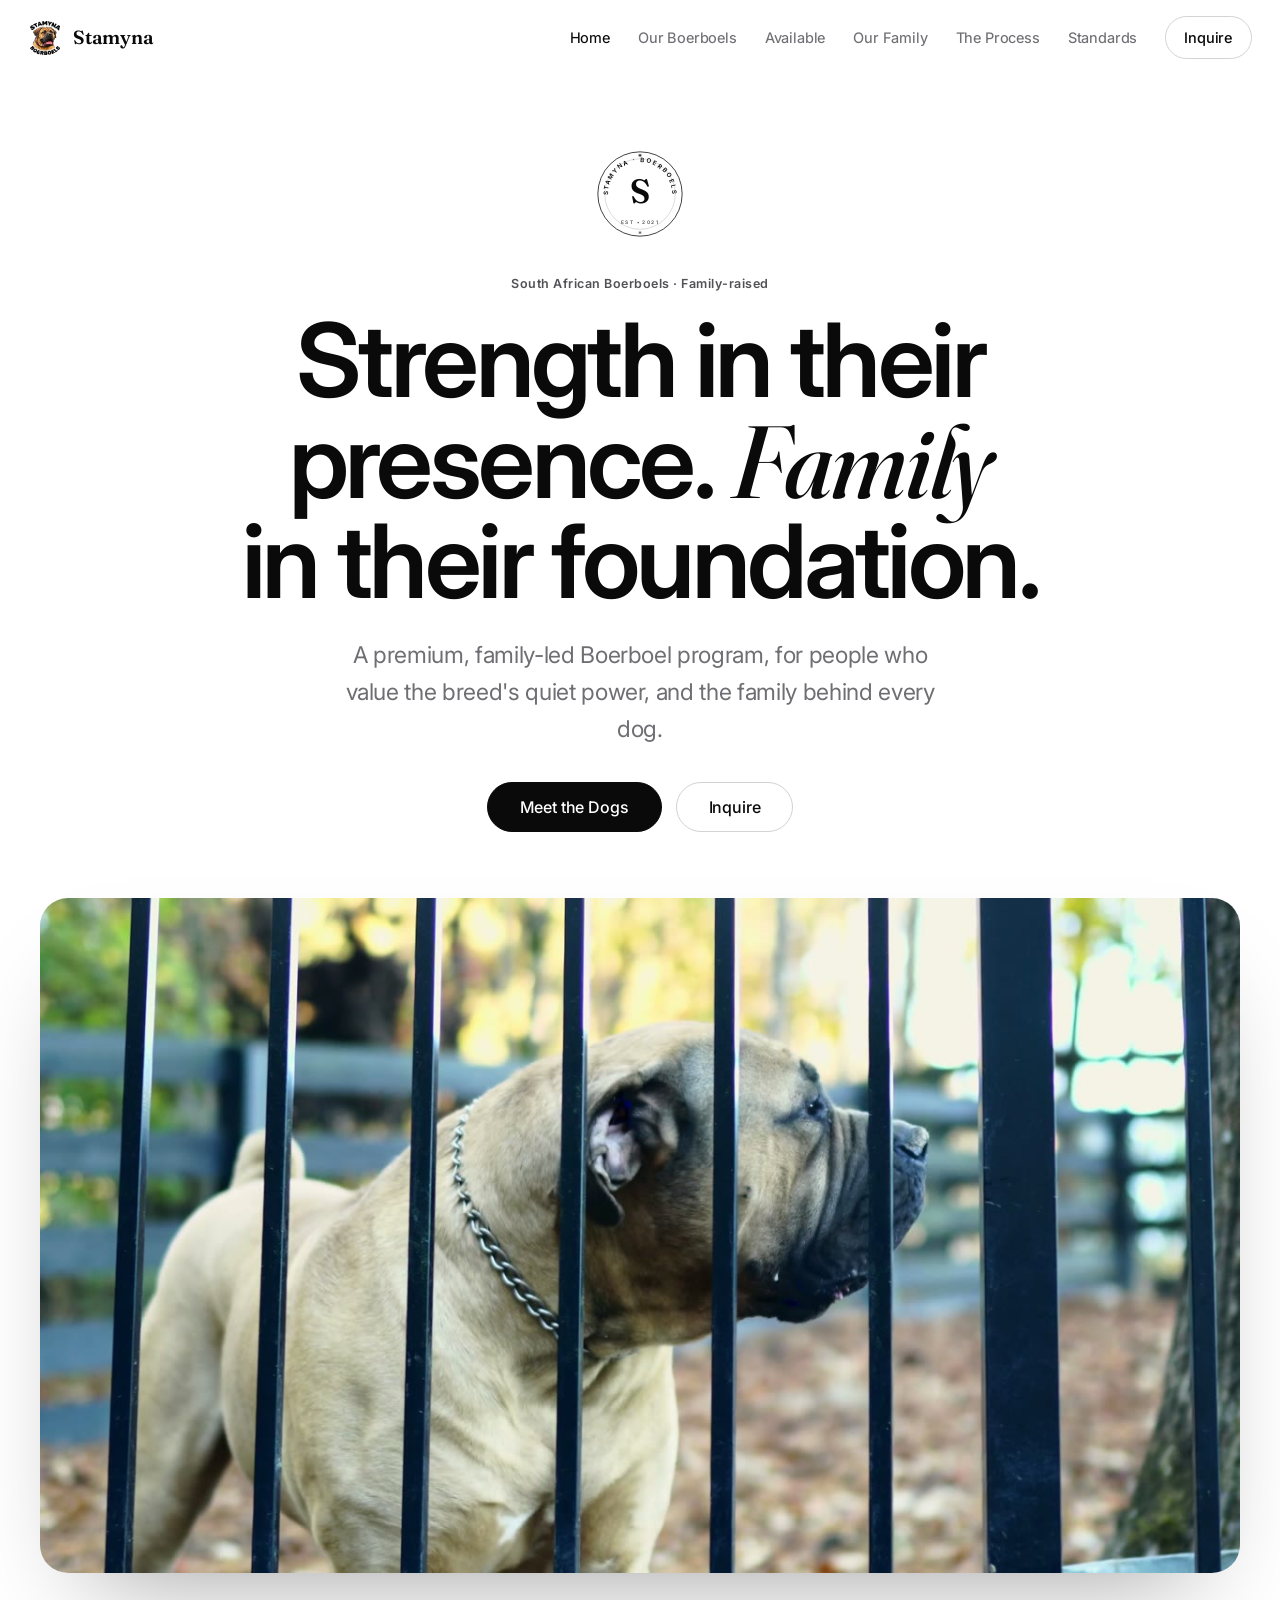
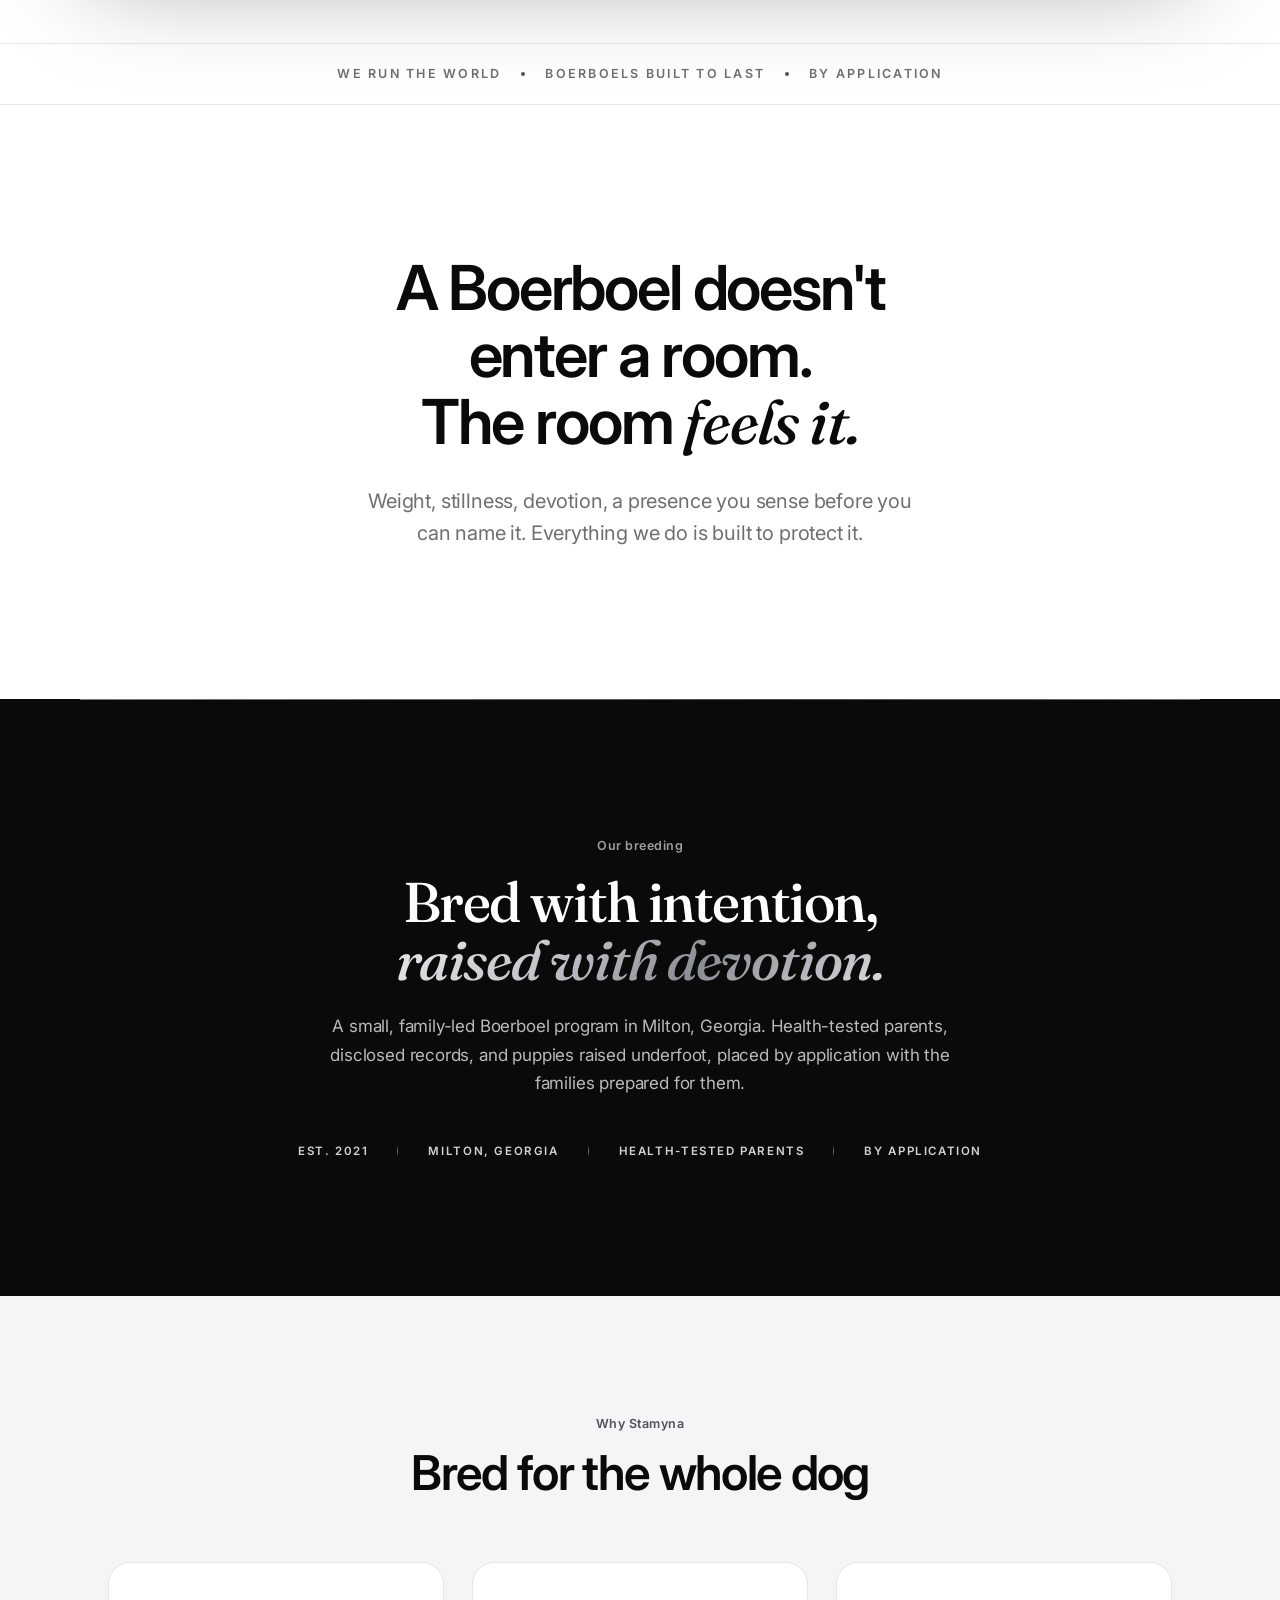
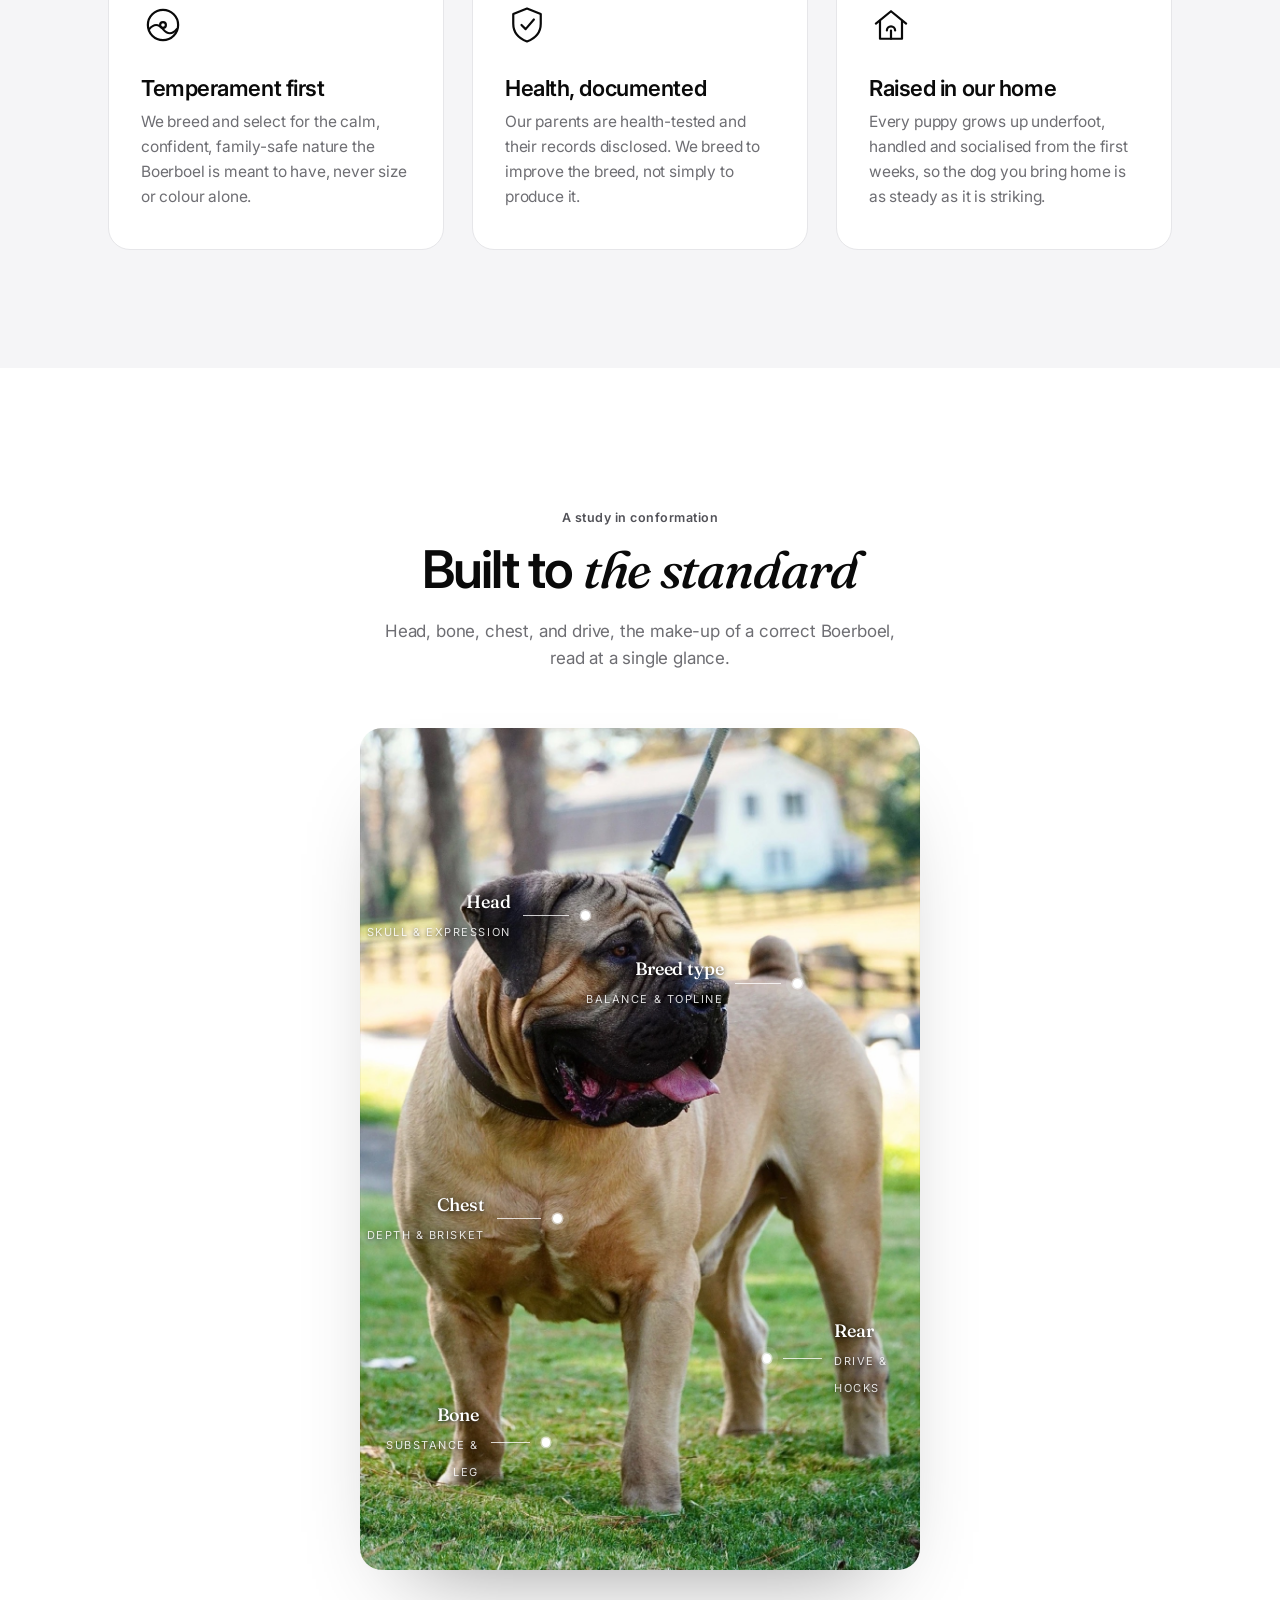
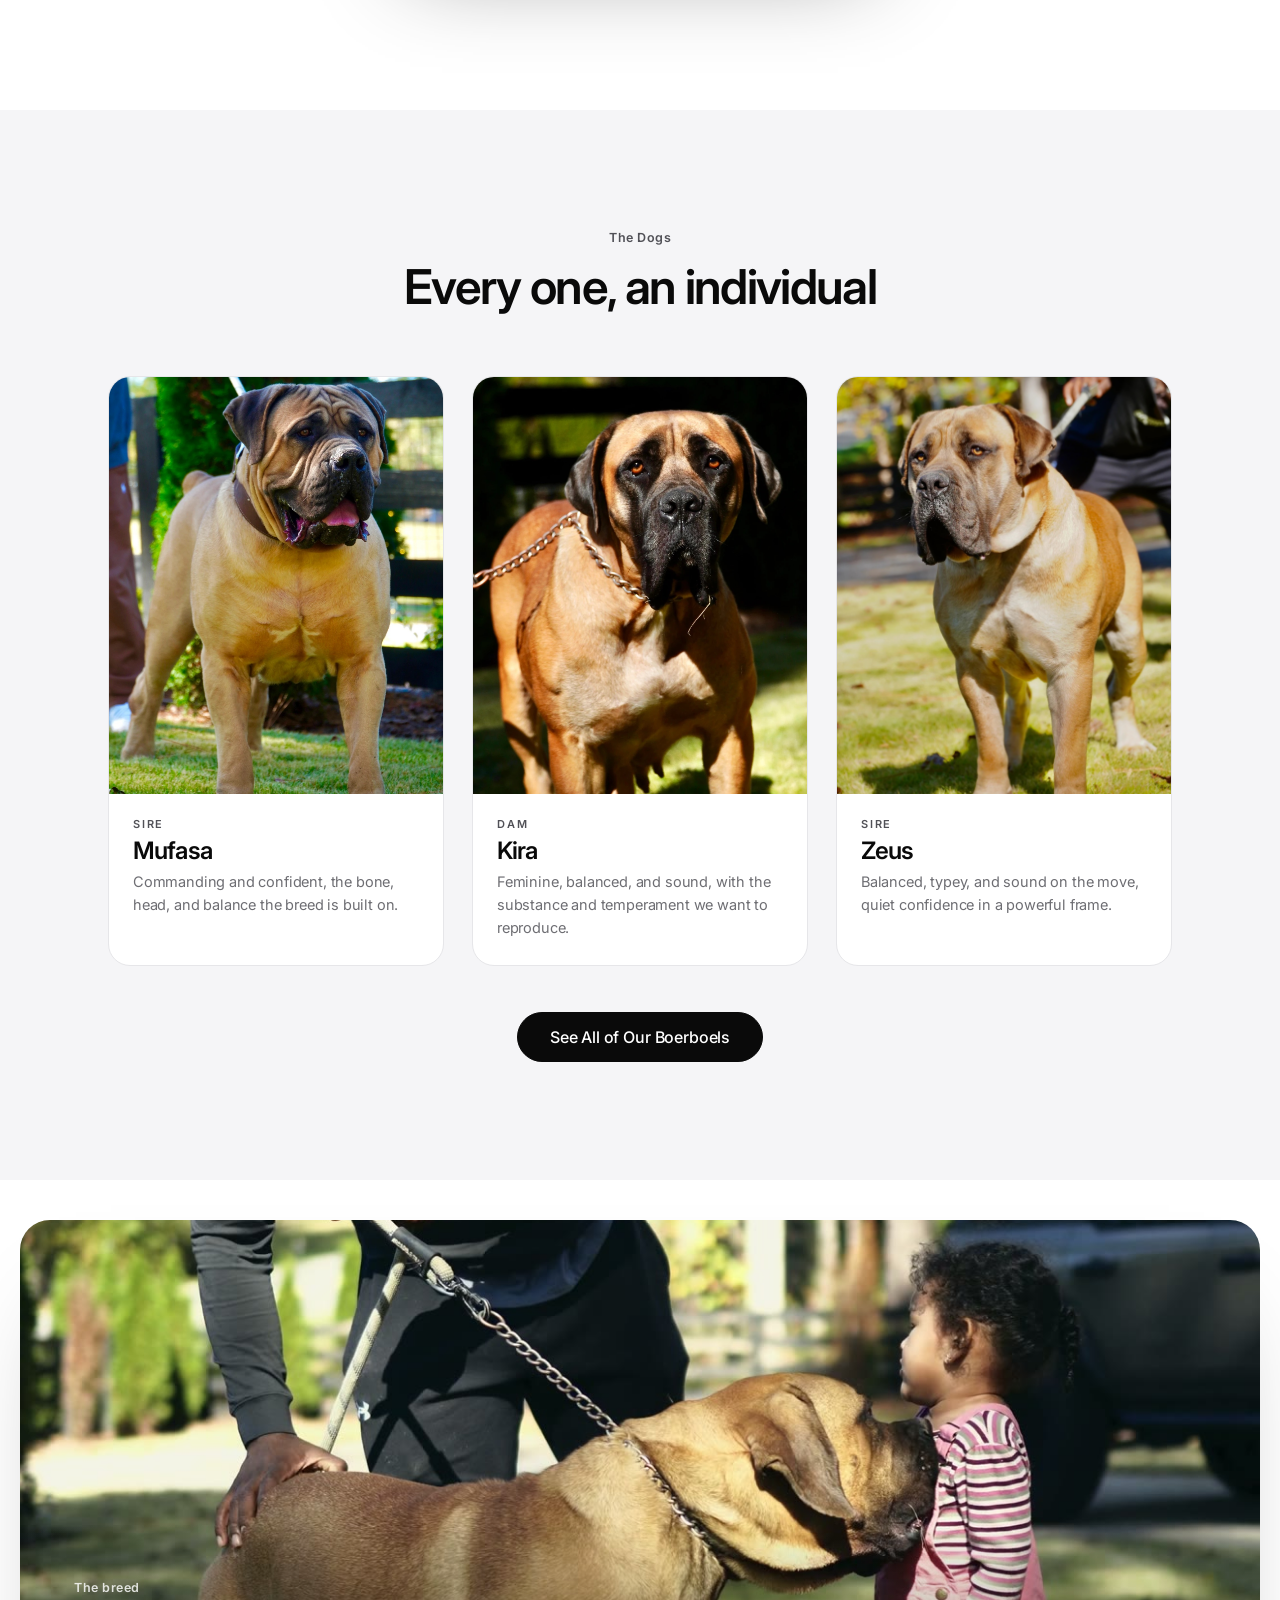
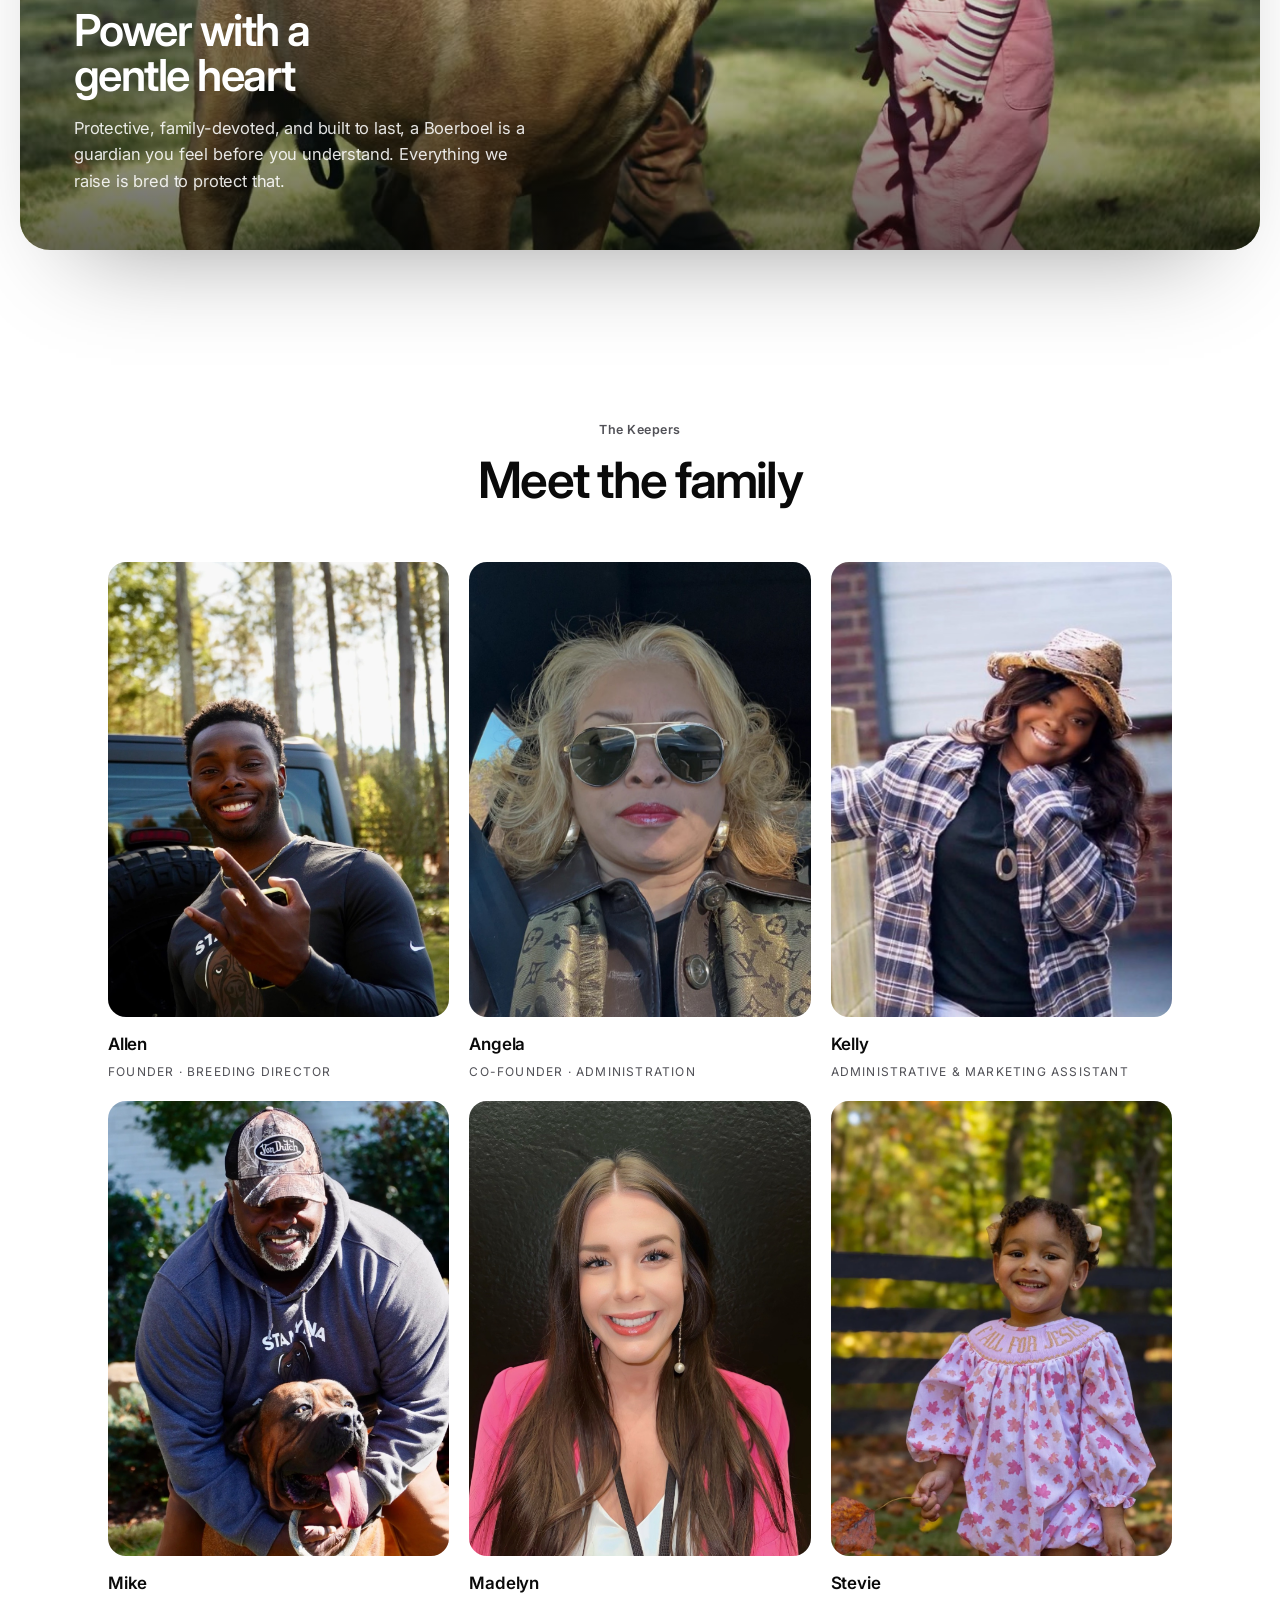
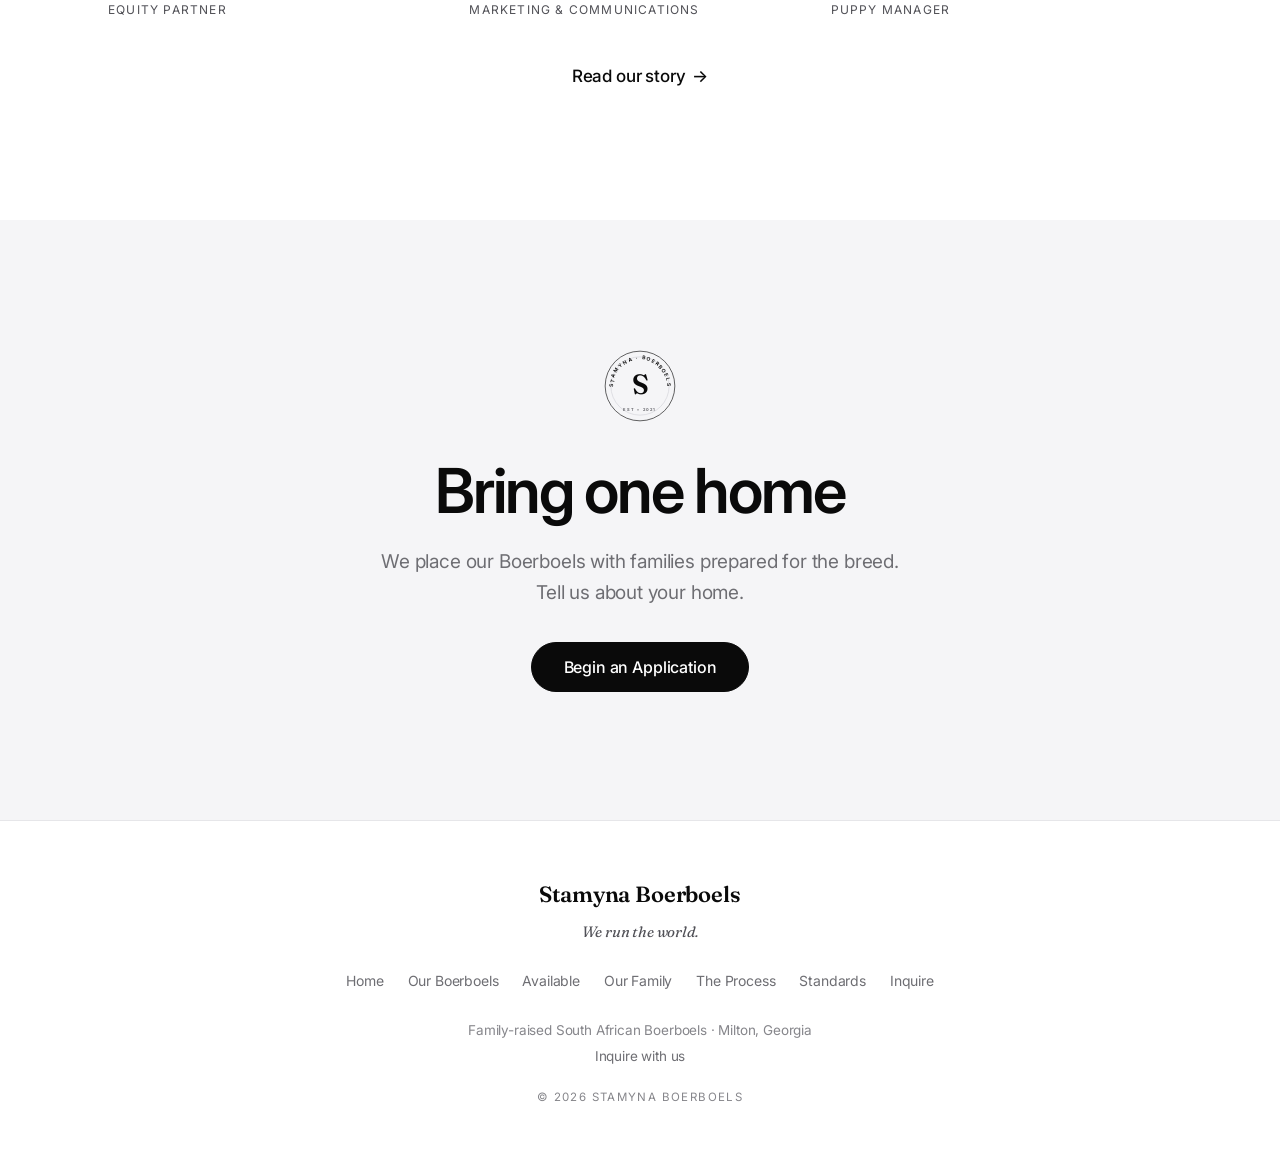
<file: index.html>
<!doctype html>
<html lang="en">
<head>
<meta charset="utf-8">
<meta name="viewport" content="width=device-width, initial-scale=1">
<title>Stamyna Boerboels, Strength in Their Presence | Premium South African Boerboels</title>
<meta name="description" content="Stamyna Boerboels, a premium, family-raised South African Boerboel program. Strength in their presence, family in their foundation. By application.">
<meta property="og:title" content="Stamyna Boerboels">
<meta property="og:description" content="Strength in their presence. Family in their foundation. We run the world.">
<meta property="og:image" content="img/dog-front.jpg">
<link rel="icon" type="image/png" href="img/logo-mark.png">
<link rel="preconnect" href="https://fonts.googleapis.com"><link rel="preconnect" href="https://fonts.gstatic.com" crossorigin>
<link href="https://fonts.googleapis.com/css2?family=Fraunces:ital,opsz,wght@0,9..144,400;0,9..144,500;0,9..144,600;1,9..144,500&family=Inter:wght@300;400;500;600;700;800&display=swap" rel="stylesheet">
<link rel="stylesheet" href="site.css?v=21">
</head>
<body>

  <!-- NAV -->
  <nav class="nav" id="nav"><div class="in">
    <a class="b" href="index.html"><img src="img/logo-mark.png" alt="Stamyna Boerboels"><span>Stamyna</span></a>
    <div class="lk">
      <a href="index.html" class="active">Home</a>
      <a href="dogs.html">Our Boerboels</a>
      <a href="puppies.html">Available</a>
      <a href="story.html">Our Family</a>
      <a href="process.html">The Process</a>
      <a href="standards.html">Standards</a>
      <a class="cta" href="contact.html">Inquire</a>
    </div>
    <button class="burg" id="burg" aria-label="Menu"><span></span><span></span><span></span></button>
  </div></nav>
  <div id="mm">
    <a href="#dogs">The Dogs</a><a href="dogs.html">Our Boerboels</a><a href="puppies.html">Available</a><a href="story.html">Our Family</a><a href="process.html">The Process</a><a href="standards.html">Standards</a><a href="contact.html">Inquire</a>
  </div>

  <!-- HERO -->
  <section class="hero"><div class="wrap">
    <svg class="seal" viewBox="0 0 120 120" role="img" aria-label="Stamyna Boerboels emblem">
      <defs><path id="arc" d="M18,60 A42,42 0 0 1 102,60"/></defs>
      <circle class="r1" cx="60" cy="60" r="55"/><circle class="r2" cx="60" cy="60" r="46"/>
      <text class="arc-t"><textPath href="#arc" startOffset="50%" text-anchor="middle">STAMYNA · BOERBOELS</textPath></text>
      <text class="mono" x="60" y="72" text-anchor="middle">S</text>
      <text class="est" x="60" y="99" text-anchor="middle">EST • 2021</text>
      <circle class="dotk" cx="60" cy="9.6" r="1.7"/><circle class="dotk" cx="60" cy="110.4" r="1.3"/>
    </svg>
    <span class="eyebrow">South African Boerboels · Family-raised</span>
    <h1>Strength in their<br>presence. <em>Family</em><br>in their foundation.</h1>
    <p class="sub">A premium, family-led Boerboel program, for people who value the breed's quiet power, and the family behind every dog.</p>
    <div class="cta">
      <a class="btn dark lg" href="#dogs">Meet the Dogs</a>
      <a class="btn ghost lg" href="contact.html">Inquire</a>
    </div>
  </div>
  <div class="hero-shot reveal"><div class="f"><video id="heroimg" autoplay muted loop playsinline preload="metadata" poster="vid/hero.jpg?v=2" aria-label="A Stamyna Boerboel"><source src="vid/hero.mp4?v=2" type="video/mp4"></video></div></div>
  </section>

  <!-- MOTTO -->
  <div class="motto"><div class="in">
    <span>We run the world</span><span class="dot"></span><span>Boerboels built to last</span><span class="dot"></span><span>By application</span>
  </div></div>

  <!-- MANIFESTO -->
  <section class="manifesto"><div class="wrap reveal">
    <h2>A Boerboel doesn't enter a room.<br>The room <em>feels it.</em></h2>
    <p>Weight, stillness, devotion, a presence you sense before you can name it. Everything we do is built to protect it.</p>
  </div></section>

  <!-- BREEDING BANNER -->
  <section class="breedban">
    <span class="bb-rule" aria-hidden="true"></span>
    <div class="wrap reveal">
      <span class="eyebrow">Our breeding</span>
      <h2>Bred with intention,<br><em>raised with devotion.</em></h2>
      <p>A small, family-led Boerboel program in Milton, Georgia. Health-tested parents, disclosed records, and puppies raised underfoot, placed by application with the families prepared for them.</p>
      <div class="creds">
        <span>Est. 2021</span><span>Milton, Georgia</span><span>Health-tested parents</span><span>By application</span>
      </div>
    </div>
  </section>

  <!-- PILLARS -->
  <section class="pillars"><div class="wrap">
    <div class="hd reveal"><span class="eyebrow">Why Stamyna</span><h2>Bred for the whole dog</h2></div>
    <div class="pcol">
      <div class="pc2 reveal">
        <svg class="ic" viewBox="0 0 32 32"><circle cx="16" cy="16" r="11"/><path d="M6 19 q5 -6 10 0 t10 0"/><circle cx="16" cy="16" r="2.1"/></svg>
        <h3>Temperament first</h3>
        <p>We breed and select for the calm, confident, family-safe nature the Boerboel is meant to have, never size or colour alone.</p>
      </div>
      <div class="pc2 reveal d1">
        <svg class="ic" viewBox="0 0 32 32"><path d="M16 4 L26 8 V15 C26 22 21 26 16 28 C11 26 6 22 6 15 V8 Z"/><polyline points="12,16 15,19 21,12"/></svg>
        <h3>Health, documented</h3>
        <p>Our parents are health-tested and their records disclosed. We breed to improve the breed, not simply to produce it.</p>
      </div>
      <div class="pc2 reveal d2">
        <svg class="ic" viewBox="0 0 32 32"><path d="M5 15 L16 6 L27 15"/><path d="M8 13 V26 H24 V13"/><path d="M16 26 V20 M13 20 a3 3 0 0 1 6 0"/></svg>
        <h3>Raised in our home</h3>
        <p>Every puppy grows up underfoot, handled and socialised from the first weeks, so the dog you bring home is as steady as it is striking.</p>
      </div>
    </div>
  </div></section>

  <!-- ANNOTATED PORTRAIT -->
  <section class="anno" id="anno"><div class="wrap">
    <div class="hd reveal"><span class="eyebrow">A study in conformation</span><h2>Built to <em>the standard</em></h2>
      <p>Head, bone, chest, and drive, the make-up of a correct Boerboel, read at a single glance.</p></div>
    <div class="stage reveal">
      <img src="img/conformation.jpg" alt="A Stamyna Boerboel standing, showing correct conformation">
      <div class="note n1 right" style="right:59%;top:19%"><span class="dot"></span><span class="ln" style="width:46px"></span><span class="lb"><b>Head</b><small>Skull &amp; expression</small></span></div>
      <div class="note n2 right" style="right:21%;top:27%"><span class="dot"></span><span class="ln" style="width:46px"></span><span class="lb"><b>Breed type</b><small>Balance &amp; topline</small></span></div>
      <div class="note n3 right" style="right:64%;top:55%"><span class="dot"></span><span class="ln" style="width:44px"></span><span class="lb"><b>Chest</b><small>Depth &amp; brisket</small></span></div>
      <div class="note n4 right" style="right:66%;top:80%"><span class="dot"></span><span class="ln" style="width:40px"></span><span class="lb"><b>Bone</b><small>Substance &amp; leg</small></span></div>
      <div class="note n5" style="left:72%;top:70%"><span class="dot"></span><span class="ln" style="width:48px"></span><span class="lb"><b>Rear</b><small>Drive &amp; hocks</small></span></div>
    </div>
  </div></section>

  <!-- THE DOGS -->
  <section class="dogs" id="dogs"><div class="wrap">
    <div class="hd reveal"><span class="eyebrow">The Dogs</span><h2>Every one, an individual</h2></div>
    <div class="dgrid">
      <div class="dcard reveal"><div class="im"><img src="img/mufasa-home.jpg" alt="Mufasa, Stamyna sire"></div>
        <div class="bd"><div class="w">Sire</div><h3>Mufasa</h3><p>Commanding and confident, the bone, head, and balance the breed is built on.</p></div></div>
      <div class="dcard reveal d1"><div class="im"><img src="img/kira.jpg" alt="Kira, Stamyna dam"></div>
        <div class="bd"><div class="w">Dam</div><h3>Kira</h3><p>Feminine, balanced, and sound, with the substance and temperament we want to reproduce.</p></div></div>
      <div class="dcard reveal d2"><div class="im"><img src="img/zeus.jpg" alt="Zeus, Stamyna sire"></div>
        <div class="bd"><div class="w">Sire</div><h3>Zeus</h3><p>Balanced, typey, and sound on the move, quiet confidence in a powerful frame.</p></div></div>
    </div>
    <div style="text-align:center;margin-top:46px" class="reveal"><a class="btn dark lg" href="dogs.html">See All of Our Boerboels</a></div>
  </div></section>

  <!-- CINEMATIC BAND -->
  <section class="band"><div class="f reveal">
    <video autoplay muted loop playsinline preload="metadata" poster="vid/breed-gentle.jpg?v=1" aria-label="A Stamyna Boerboel gently greeting a young child" style="object-position:center 42%">
      <source src="vid/breed-gentle.mp4?v=1" type="video/mp4"></video>
    <div class="cap">
      <span class="eyebrow">The breed</span>
      <h2>Power with a gentle heart</h2>
      <p>Protective, family-devoted, and built to last, a Boerboel is a guardian you feel before you understand. Everything we raise is bred to protect that.</p>
    </div>
  </div></section>

  <!-- FAMILY -->
  <section class="fam-home"><div class="wrap">
    <div class="hd reveal"><span class="eyebrow">The Keepers</span><h2>Meet the family</h2></div>
    <div class="fgrid">
      <div class="fcard reveal"><figure><img src="img/founder.jpg" alt="Allen"></figure><div class="nm">Allen</div><div class="ro">Founder &middot; Breeding Director</div></div>
      <div class="fcard reveal d1"><figure><img src="img/angela.jpg?3" alt="Angela"></figure><div class="nm">Angela</div><div class="ro">Co-Founder &middot; Administration</div></div>
      <div class="fcard reveal d2"><figure><img src="img/kelly.jpg?2" alt="Kelly"></figure><div class="nm">Kelly</div><div class="ro">Administrative &amp; Marketing Assistant</div></div>
      <div class="fcard reveal d3"><figure><img src="img/mike.jpg" alt="Mike"></figure><div class="nm">Mike</div><div class="ro">Equity Partner</div></div>
      <div class="fcard reveal d4"><figure><img src="img/madelyn.jpg?2" alt="Madelyn"></figure><div class="nm">Madelyn</div><div class="ro">Marketing &amp; Communications</div></div>
      <div class="fcard reveal d5"><figure><img src="img/stevie.jpg" alt="Stevie"></figure><div class="nm">Stevie</div><div class="ro">Puppy Manager</div></div>
    </div>
    <div style="text-align:center;margin-top:44px" class="reveal"><a class="tlink" href="story.html">Read our story</a></div>
  </div></section>

  <!-- CTA -->
  <section class="cta2"><div class="wrap reveal">
    <svg class="seal static" viewBox="0 0 120 120" aria-hidden="true">
      <defs><path id="arc2" d="M18,60 A42,42 0 0 1 102,60"/></defs>
      <circle class="r1" cx="60" cy="60" r="55"/><circle class="r2" cx="60" cy="60" r="46"/>
      <text class="arc-t"><textPath href="#arc2" startOffset="50%" text-anchor="middle">STAMYNA · BOERBOELS</textPath></text>
      <text class="mono" x="60" y="72" text-anchor="middle">S</text>
      <text class="est" x="60" y="99" text-anchor="middle">EST • 2021</text>
    </svg>
    <h2>Bring one home</h2>
    <p>We place our Boerboels with families prepared for the breed. Tell us about your home.</p>
    <div class="btns"><a class="btn dark lg" href="contact.html">Begin an Application</a></div>
  </div></section>

  <!-- FOOTER -->
  <footer class="ft">
    <div class="wm">Stamyna Boerboels</div>
    <div class="mt">We run the world.</div>
    <nav>
      <a href="index.html">Home</a><a href="dogs.html">Our Boerboels</a><a href="puppies.html">Available</a><a href="story.html">Our Family</a><a href="process.html">The Process</a><a href="standards.html">Standards</a><a href="contact.html">Inquire</a>
    </nav>
    <div class="meta">
      Family-raised South African Boerboels · Milton, Georgia<br>
      <a href="contact.html">Inquire with us</a>
    </div>
    <div class="fine">© <span id="yr"></span> Stamyna Boerboels</div>
  </footer>

  <script src="site.js?v=14"></script>
</body>
</html>
</file>
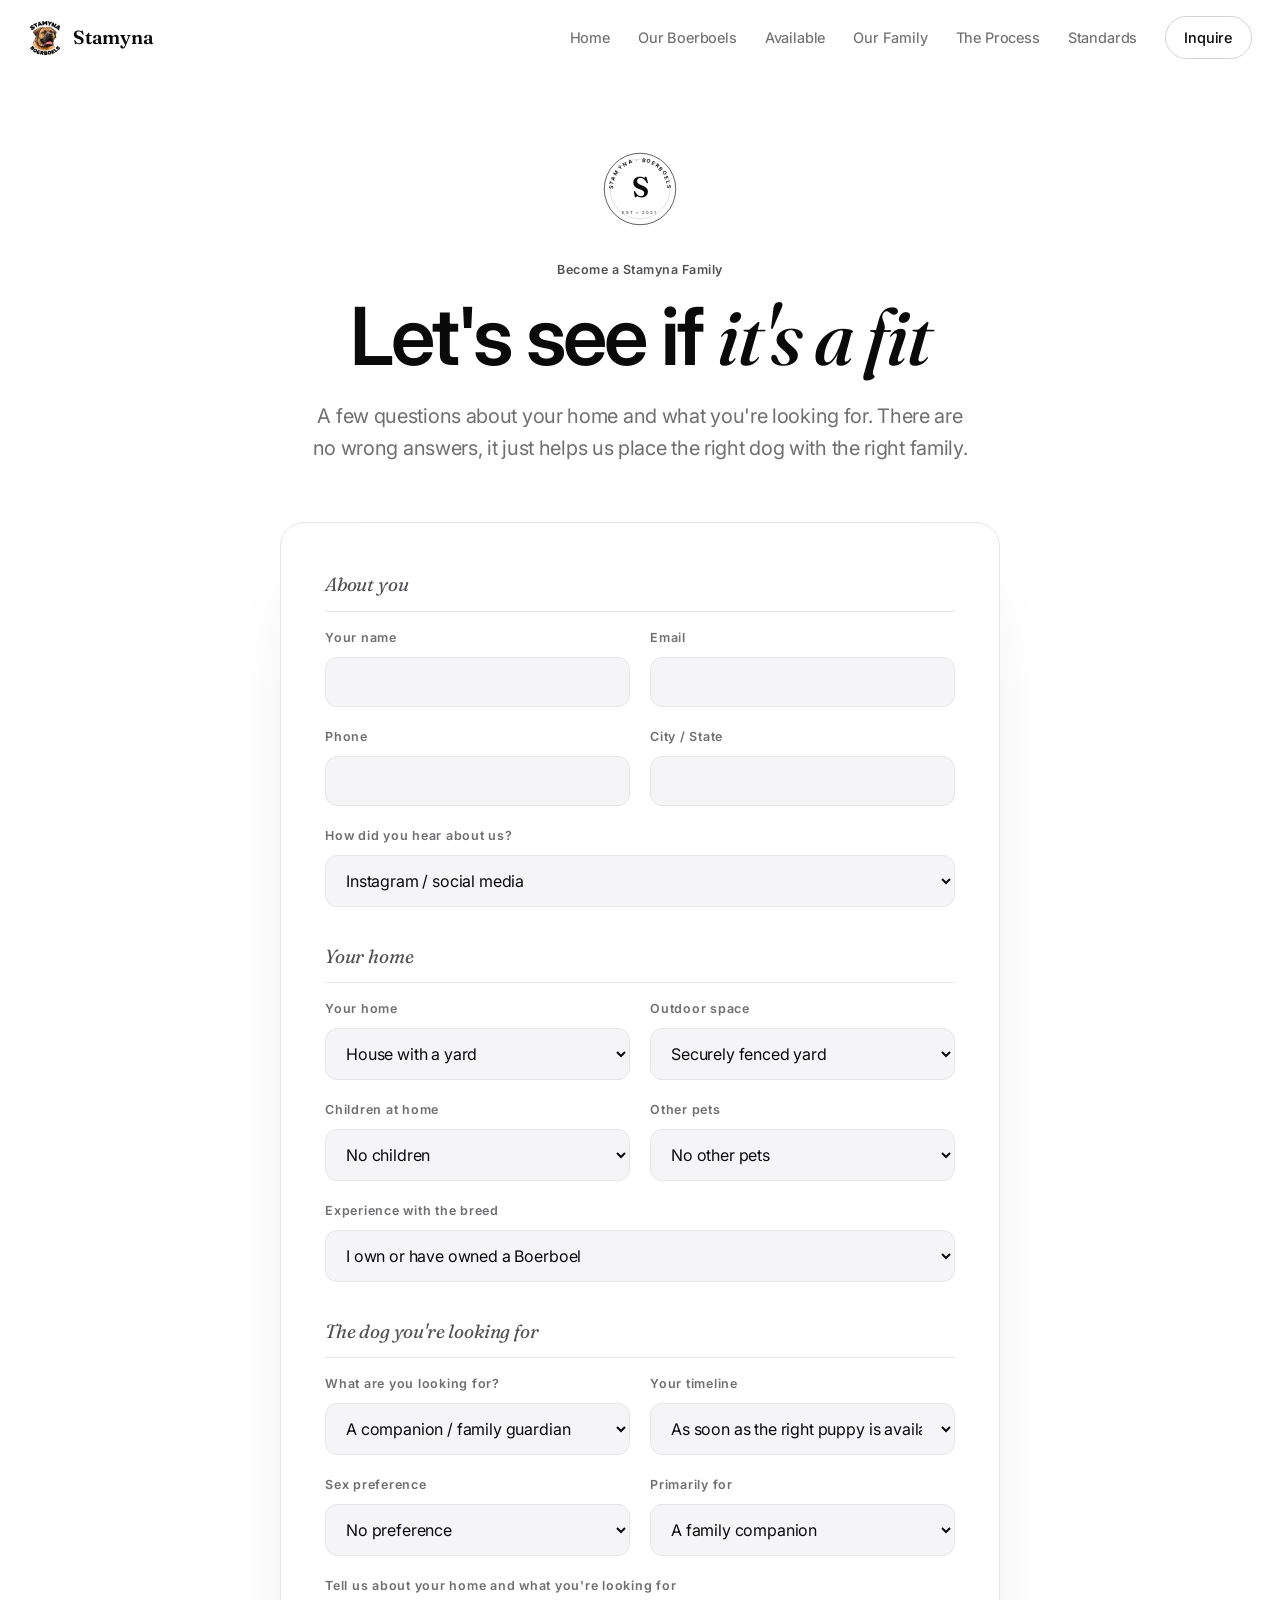
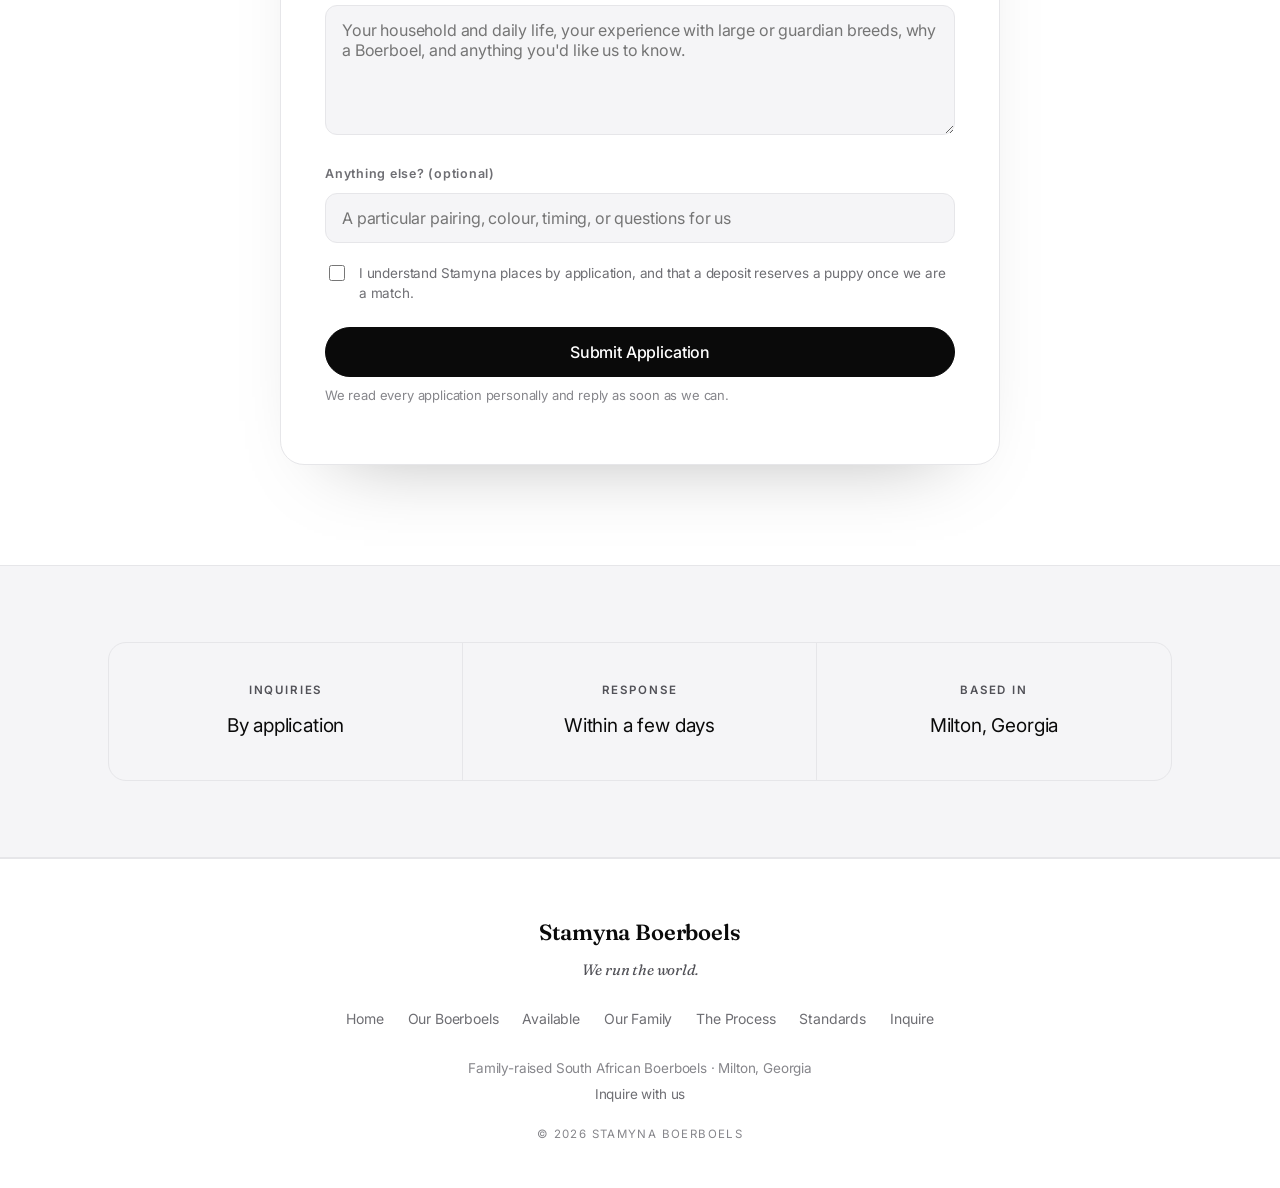
<file: contact.html>
<!doctype html>
<html lang="en">
<head>
<meta charset="utf-8">
<meta name="viewport" content="width=device-width, initial-scale=1">
<title>Apply, Become a Stamyna Family | Stamyna Boerboels</title>
<meta name="description" content="Apply to bring home a Stamyna Boerboel. Tell us about your home and what you're looking for, and we'll be in touch.">
<link rel="icon" type="image/png" href="img/logo-mark.png">
<link rel="preconnect" href="https://fonts.googleapis.com"><link rel="preconnect" href="https://fonts.gstatic.com" crossorigin>
<link href="https://fonts.googleapis.com/css2?family=Fraunces:ital,opsz,wght@0,9..144,400;0,9..144,500;0,9..144,600;1,9..144,500&family=Inter:wght@300;400;500;600;700;800&display=swap" rel="stylesheet">
<link rel="stylesheet" href="site.css?v=21">
</head>
<body>

  <!-- NAV -->
  <nav class="nav" id="nav"><div class="in">
    <a class="b" href="index.html"><img src="img/logo-mark.png" alt="Stamyna Boerboels"><span>Stamyna</span></a>
    <div class="lk">
      <a href="index.html">Home</a>
      <a href="dogs.html">Our Boerboels</a>
      <a href="puppies.html">Available</a>
      <a href="story.html">Our Family</a>
      <a href="process.html">The Process</a>
      <a href="standards.html">Standards</a>
      <a class="cta active" href="contact.html">Inquire</a>
    </div>
    <button class="burg" id="burg" aria-label="Menu"><span></span><span></span><span></span></button>
  </div></nav>
  <div id="mm">
    <a href="index.html">Home</a><a href="dogs.html">Our Boerboels</a><a href="puppies.html">Available</a><a href="story.html">Our Family</a><a href="process.html">The Process</a><a href="standards.html">Standards</a><a href="contact.html" class="active">Inquire</a>
  </div>

  <!-- PAGE HERO -->
  <section class="phero"><div class="wrap">
    <svg class="seal" viewBox="0 0 120 120" aria-hidden="true">
      <defs><path id="arc" d="M18,60 A42,42 0 0 1 102,60"/></defs>
      <circle class="r1" cx="60" cy="60" r="55"/><circle class="r2" cx="60" cy="60" r="46"/>
      <text class="arc-t"><textPath href="#arc" startOffset="50%" text-anchor="middle">STAMYNA · BOERBOELS</textPath></text>
      <text class="mono" x="60" y="72" text-anchor="middle">S</text>
      <text class="est" x="60" y="99" text-anchor="middle">EST • 2021</text>
    </svg>
    <span class="eyebrow">Become a Stamyna Family</span>
    <h1>Let's see if <em>it's a fit</em></h1>
    <p>A few questions about your home and what you're looking for. There are no wrong answers, it just helps us place the right dog with the right family.</p>
  </div></section>

  <section class="blk" style="padding-top:52px"><div class="wrap">
    <form id="inq" class="formwrap" novalidate>
      <input type="text" class="hp" name="website" tabindex="-1" autocomplete="off" aria-hidden="true">

      <div class="fsec">About you</div>
      <div class="formrow">
        <div class="field"><label for="name">Your name</label><input id="name" name="name" type="text" required></div>
        <div class="field"><label for="email">Email</label><input id="email" name="email" type="email" required></div>
      </div>
      <div class="formrow">
        <div class="field"><label for="phone">Phone</label><input id="phone" name="phone" type="tel"></div>
        <div class="field"><label for="location">City / State</label><input id="location" name="location" type="text"></div>
      </div>
      <div class="field"><label for="hear">How did you hear about us?</label>
        <select id="hear" name="hear">
          <option>Instagram / social media</option>
          <option>Google / search</option>
          <option>A friend or a past Stamyna family</option>
          <option>A referral from another breeder</option>
          <option>Other</option>
        </select></div>

      <div class="fsec">Your home</div>
      <div class="formrow">
        <div class="field"><label for="hometype">Your home</label>
          <select id="hometype" name="hometype">
            <option>House with a yard</option>
            <option>House, limited yard</option>
            <option>Farm / acreage</option>
            <option>Townhouse</option>
            <option>Apartment / condo</option>
          </select></div>
        <div class="field"><label for="yard">Outdoor space</label>
          <select id="yard" name="yard">
            <option>Securely fenced yard</option>
            <option>Yard, not fully fenced</option>
            <option>Acreage</option>
            <option>Limited or shared outdoor space</option>
          </select></div>
      </div>
      <div class="formrow">
        <div class="field"><label for="children">Children at home</label>
          <select id="children" name="children">
            <option>No children</option>
            <option>Yes, older children or teens</option>
            <option>Yes, young children</option>
            <option>Grandchildren or visitors often</option>
          </select></div>
        <div class="field"><label for="pets">Other pets</label>
          <select id="pets" name="pets">
            <option>No other pets</option>
            <option>Other dog or dogs</option>
            <option>Cat or cats</option>
            <option>Dogs and cats</option>
            <option>Other animals or livestock</option>
          </select></div>
      </div>
      <div class="field"><label for="experience">Experience with the breed</label>
        <select id="experience" name="experience">
          <option>I own or have owned a Boerboel</option>
          <option>I've owned other large or guardian breeds</option>
          <option>I've owned dogs, but new to guardian breeds</option>
          <option>This would be my first dog</option>
        </select></div>

      <div class="fsec">The dog you're looking for</div>
      <div class="formrow">
        <div class="field"><label for="interest">What are you looking for?</label>
          <select id="interest" name="interest">
            <option>A companion / family guardian</option>
            <option>A specific upcoming litter</option>
            <option>Join the waiting list</option>
            <option>General question</option>
          </select></div>
        <div class="field"><label for="timeline">Your timeline</label>
          <select id="timeline" name="timeline">
            <option>As soon as the right puppy is available</option>
            <option>Within a few months</option>
            <option>This year</option>
            <option>Just exploring</option>
          </select></div>
      </div>
      <div class="formrow">
        <div class="field"><label for="sex">Sex preference</label>
          <select id="sex" name="sex">
            <option>No preference</option>
            <option>Male</option>
            <option>Female</option>
          </select></div>
        <div class="field"><label for="role">Primarily for</label>
          <select id="role" name="role">
            <option>A family companion</option>
            <option>A family guardian</option>
            <option>Both, companion and guardian</option>
          </select></div>
      </div>

      <div class="field"><label for="home">Tell us about your home and what you're looking for</label>
        <textarea id="home" name="home" placeholder="Your household and daily life, your experience with large or guardian breeds, why a Boerboel, and anything you'd like us to know."></textarea></div>
      <div class="field"><label for="pref">Anything else? (optional)</label><input id="pref" name="pref" type="text" placeholder="A particular pairing, colour, timing, or questions for us"></div>
      <label class="fcheck"><input type="checkbox" id="agree" name="agree"><span>I understand Stamyna places by application, and that a deposit reserves a puppy once we are a match.</span></label>

      <button class="btn dark lg" type="submit" style="width:100%">Submit Application</button>
      <p class="formnote">We read every application personally and reply as soon as we can.</p>
    </form>

    <div id="inqmsg" class="formmsg">
      <div class="ic">✦</div>
      <h3>Thank you, we've got it.</h3>
      <p>We'll review your application and be in touch personally. In the meantime, feel free to meet our dogs and read our standards.</p>
      <div style="display:flex;gap:14px;justify-content:center;flex-wrap:wrap;margin-top:22px"><a class="btn ghost" href="dogs.html">Meet Our Boerboels</a><a class="btn ghost" href="standards.html">Our Standards</a></div>
    </div>
  </div></section>

  <!-- CONTACT CARDS -->
  <section class="blk tight band-grey"><div class="wrap">
    <div class="cgrid">
      <div class="cc"><div class="l">Inquiries</div><div class="v">By application</div></div>
      <div class="cc"><div class="l">Response</div><div class="v">Within a few days</div></div>
      <div class="cc"><div class="l">Based in</div><div class="v">Milton, Georgia</div></div>
    </div>
  </div></section>

  <!-- FOOTER -->
  <footer class="ft">
    <div class="wm">Stamyna Boerboels</div>
    <div class="mt">We run the world.</div>
    <nav>
      <a href="index.html">Home</a><a href="dogs.html">Our Boerboels</a><a href="puppies.html">Available</a><a href="story.html">Our Family</a><a href="process.html">The Process</a><a href="standards.html">Standards</a><a href="contact.html">Inquire</a>
    </nav>
    <div class="meta">
      Family-raised South African Boerboels · Milton, Georgia<br>
      <a href="contact.html">Inquire with us</a>
    </div>
    <div class="fine">© <span id="yr"></span> Stamyna Boerboels</div>
  </footer>

  <script src="site.js?v=14"></script>
</body>
</html>
</file>
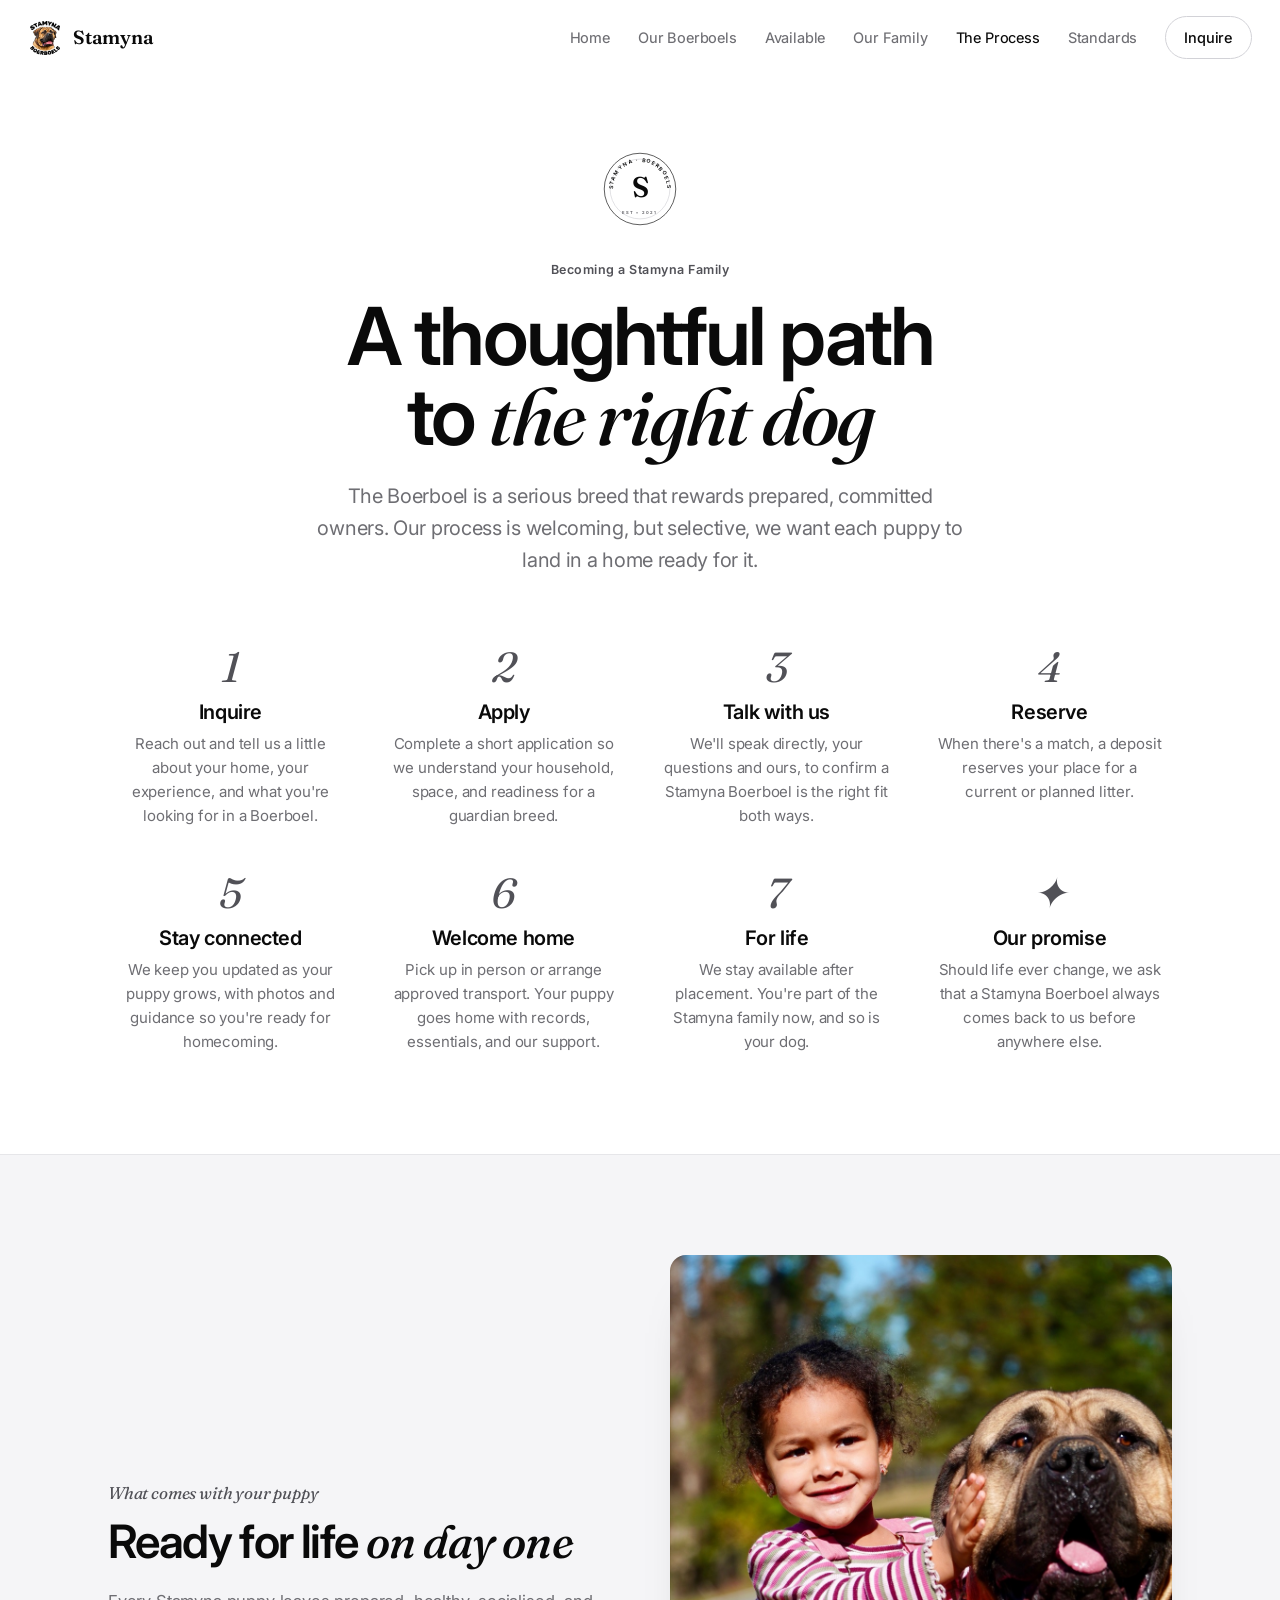
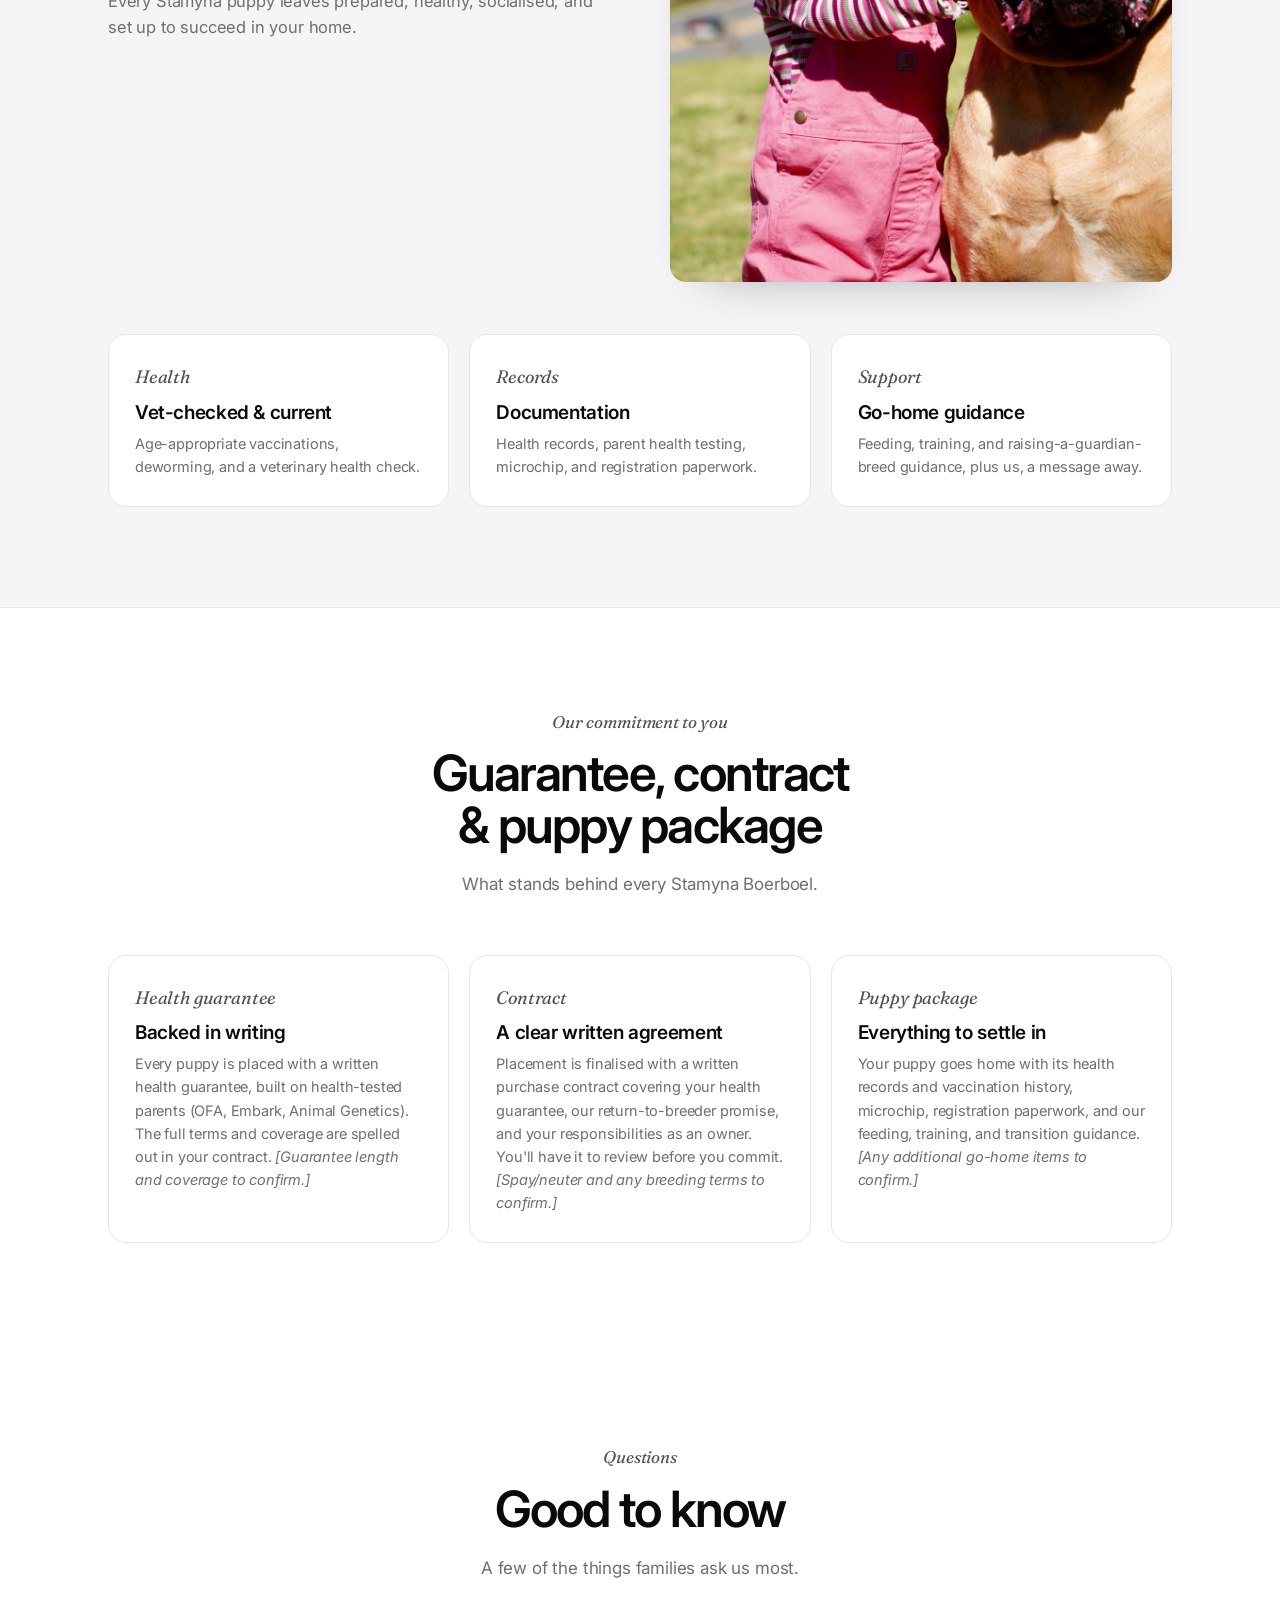
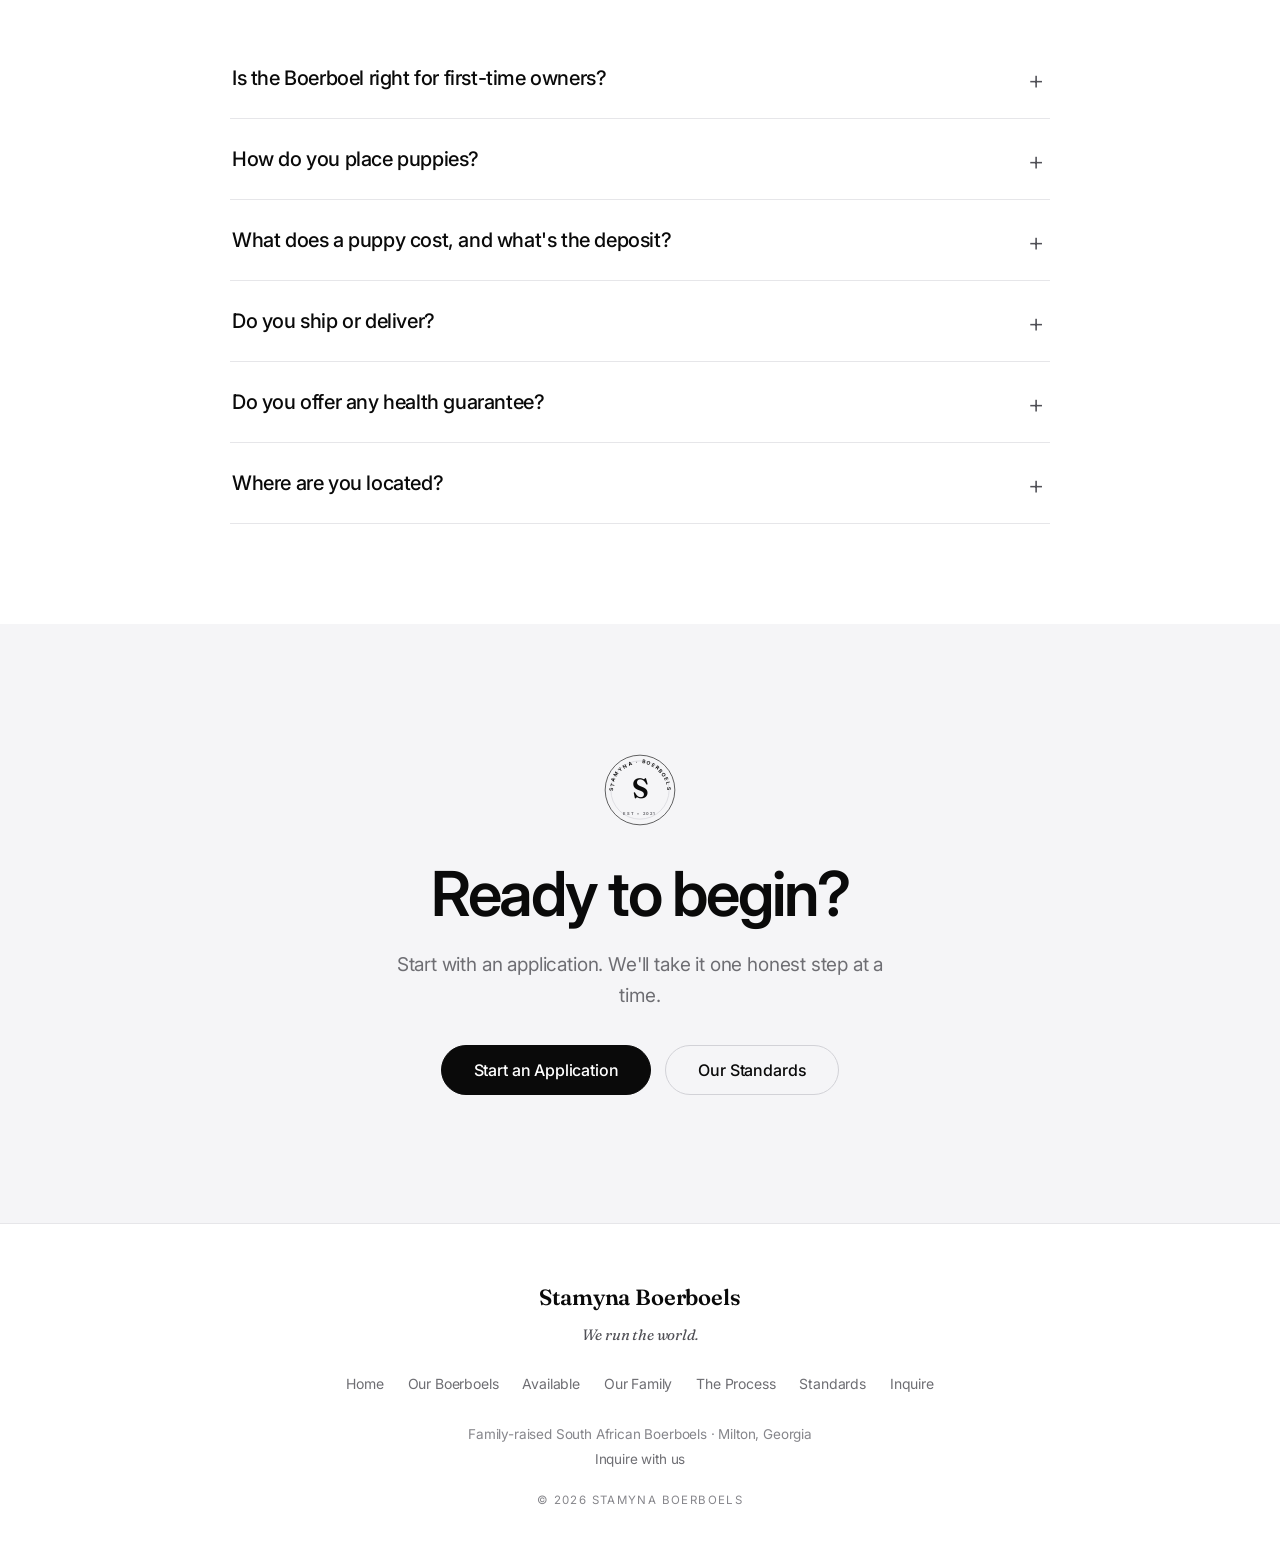
<file: process.html>
<!doctype html>
<html lang="en">
<head>
<meta charset="utf-8">
<meta name="viewport" content="width=device-width, initial-scale=1">
<title>The Process, Becoming a Stamyna Family | Stamyna Boerboels</title>
<meta name="description" content="How to bring home a Stamyna Boerboel: inquire, apply, talk with the family, reserve, and prepare for your puppy's arrival. Thoughtful placement for a working guardian breed.">
<link rel="icon" type="image/png" href="img/logo-mark.png">
<link rel="preconnect" href="https://fonts.googleapis.com"><link rel="preconnect" href="https://fonts.gstatic.com" crossorigin>
<link href="https://fonts.googleapis.com/css2?family=Fraunces:ital,opsz,wght@0,9..144,400;0,9..144,500;0,9..144,600;1,9..144,500&family=Inter:wght@300;400;500;600;700;800&display=swap" rel="stylesheet">
<link rel="stylesheet" href="site.css?v=21">
</head>
<body>

  <!-- NAV -->
  <nav class="nav" id="nav"><div class="in">
    <a class="b" href="index.html"><img src="img/logo-mark.png" alt="Stamyna Boerboels"><span>Stamyna</span></a>
    <div class="lk">
      <a href="index.html">Home</a>
      <a href="dogs.html">Our Boerboels</a>
      <a href="puppies.html">Available</a>
      <a href="story.html">Our Family</a>
      <a href="process.html" class="active">The Process</a>
      <a href="standards.html">Standards</a>
      <a class="cta" href="contact.html">Inquire</a>
    </div>
    <button class="burg" id="burg" aria-label="Menu"><span></span><span></span><span></span></button>
  </div></nav>
  <div id="mm">
    <a href="index.html">Home</a><a href="dogs.html">Our Boerboels</a><a href="puppies.html">Available</a><a href="story.html">Our Family</a><a href="process.html" class="active">The Process</a><a href="standards.html">Standards</a><a href="contact.html">Inquire</a>
  </div>

  <!-- PAGE HERO -->
  <section class="phero"><div class="wrap">
    <svg class="seal" viewBox="0 0 120 120" aria-hidden="true">
      <defs><path id="arc" d="M18,60 A42,42 0 0 1 102,60"/></defs>
      <circle class="r1" cx="60" cy="60" r="55"/><circle class="r2" cx="60" cy="60" r="46"/>
      <text class="arc-t"><textPath href="#arc" startOffset="50%" text-anchor="middle">STAMYNA · BOERBOELS</textPath></text>
      <text class="mono" x="60" y="72" text-anchor="middle">S</text>
      <text class="est" x="60" y="99" text-anchor="middle">EST • 2021</text>
    </svg>
    <span class="eyebrow">Becoming a Stamyna Family</span>
    <h1>A thoughtful path<br>to <em>the right dog</em></h1>
    <p>The Boerboel is a serious breed that rewards prepared, committed owners. Our process is welcoming, but selective, we want each puppy to land in a home ready for it.</p>
  </div></section>

  <!-- STEPS -->
  <section class="blk" style="padding-top:64px"><div class="wrap">
    <div class="steps">
      <div class="step rev"><div class="n">1</div><h3>Inquire</h3><p>Reach out and tell us a little about your home, your experience, and what you're looking for in a Boerboel.</p></div>
      <div class="step rev d1"><div class="n">2</div><h3>Apply</h3><p>Complete a short application so we understand your household, space, and readiness for a guardian breed.</p></div>
      <div class="step rev d2"><div class="n">3</div><h3>Talk with us</h3><p>We'll speak directly, your questions and ours, to confirm a Stamyna Boerboel is the right fit both ways.</p></div>
      <div class="step rev d3"><div class="n">4</div><h3>Reserve</h3><p>When there's a match, a deposit reserves your place for a current or planned litter.</p></div>
    </div>
    <div class="steps" style="margin-top:44px">
      <div class="step rev"><div class="n">5</div><h3>Stay connected</h3><p>We keep you updated as your puppy grows, with photos and guidance so you're ready for homecoming.</p></div>
      <div class="step rev d1"><div class="n">6</div><h3>Welcome home</h3><p>Pick up in person or arrange approved transport. Your puppy goes home with records, essentials, and our support.</p></div>
      <div class="step rev d2"><div class="n">7</div><h3>For life</h3><p>We stay available after placement. You're part of the Stamyna family now, and so is your dog.</p></div>
      <div class="step rev d3"><div class="n">✦</div><h3>Our promise</h3><p>Should life ever change, we ask that a Stamyna Boerboel always comes back to us before anywhere else.</p></div>
    </div>
  </div></section>

  <!-- WHAT'S INCLUDED -->
  <section class="blk band-grey"><div class="wrap">
    <div class="split">
      <div class="copy">
        <div class="num">What comes with your puppy</div>
        <h2>Ready for life <em>on day one</em></h2>
        <p>Every Stamyna puppy leaves prepared, healthy, socialised, and set up to succeed in your home.</p>
      </div>
      <div class="portrait framed rev"><img src="img/kid-2.jpg" alt="A child with a Stamyna Boerboel"></div>
    </div>
    <div class="gitems" style="margin-top:52px">
      <div class="gi rev"><div class="n">Health</div><h3>Vet-checked &amp; current</h3><p>Age-appropriate vaccinations, deworming, and a veterinary health check.</p></div>
      <div class="gi rev d1"><div class="n">Records</div><h3>Documentation</h3><p>Health records, parent health testing, microchip, and registration paperwork.</p></div>
      <div class="gi rev d2"><div class="n">Support</div><h3>Go-home guidance</h3><p>Feeding, training, and raising-a-guardian-breed guidance, plus us, a message away.</p></div>
    </div>
  </div></section>

  <!-- GUARANTEE / CONTRACT / PACKAGE -->
  <section class="blk"><div class="wrap">
    <div class="shead"><div class="num">Our commitment to you</div><h2>Guarantee, contract &amp; puppy package</h2><p>What stands behind every Stamyna Boerboel.</p></div>
    <div class="gitems">
      <div class="gi rev"><div class="n">Health guarantee</div><h3>Backed in writing</h3><p>Every puppy is placed with a written health guarantee, built on health-tested parents (OFA, Embark, Animal Genetics). The full terms and coverage are spelled out in your contract. <em>[Guarantee length and coverage to confirm.]</em></p></div>
      <div class="gi rev d1"><div class="n">Contract</div><h3>A clear written agreement</h3><p>Placement is finalised with a written purchase contract covering your health guarantee, our return-to-breeder promise, and your responsibilities as an owner. You'll have it to review before you commit. <em>[Spay/neuter and any breeding terms to confirm.]</em></p></div>
      <div class="gi rev d2"><div class="n">Puppy package</div><h3>Everything to settle in</h3><p>Your puppy goes home with its health records and vaccination history, microchip, registration paperwork, and our feeding, training, and transition guidance. <em>[Any additional go-home items to confirm.]</em></p></div>
    </div>
  </div></section>

  <!-- FAQ -->
  <section class="blk"><div class="wrap">
    <div class="shead"><div class="num">Questions</div><h2>Good to know</h2><p>A few of the things families ask us most.</p></div>
    <div class="faq">
      <details><summary>Is the Boerboel right for first-time owners?</summary><p>Boerboels are intelligent, dominant, and deeply devoted, they thrive with confident owners who provide structure, socialisation, and leadership. We're honest about fit, and we help you decide.</p></details>
      <details><summary>How do you place puppies?</summary><p>By application, not first-come. We talk with every family and match temperament to household.</p></details>
      <details><summary>What does a puppy cost, and what's the deposit?</summary><p>Pricing varies by litter and is shared with approved applicants. A deposit reserves your place and is applied to the balance.</p></details>
      <details><summary>Do you ship or deliver?</summary><p>Most families collect their puppy in person here in Milton, Georgia. For the right home, we are glad to discuss safe travel arrangements.</p></details>
      <details><summary>Do you offer any health guarantee?</summary><p>Our breeding dogs are health-tested (OFA, Embark, Animal Genetics), and every puppy goes home with its health records and our written contract. We are always glad to talk through the details.</p></details>
      <details><summary>Where are you located?</summary><p>Milton, Georgia. Visits are by appointment for approved applicants.</p></details>
    </div>
  </div></section>

  <!-- CTA -->
  <section class="cta2"><div class="wrap reveal">
    <svg class="seal static" viewBox="0 0 120 120" aria-hidden="true">
      <defs><path id="arc2" d="M18,60 A42,42 0 0 1 102,60"/></defs>
      <circle class="r1" cx="60" cy="60" r="55"/><circle class="r2" cx="60" cy="60" r="46"/>
      <text class="arc-t"><textPath href="#arc2" startOffset="50%" text-anchor="middle">STAMYNA · BOERBOELS</textPath></text>
      <text class="mono" x="60" y="72" text-anchor="middle">S</text>
      <text class="est" x="60" y="99" text-anchor="middle">EST • 2021</text>
    </svg>
    <h2>Ready to begin?</h2>
    <p>Start with an application. We'll take it one honest step at a time.</p>
    <div class="btns"><a class="btn dark lg" href="contact.html">Start an Application</a><a class="btn ghost lg" href="standards.html">Our Standards</a></div>
  </div></section>

  <!-- FOOTER -->
  <footer class="ft">
    <div class="wm">Stamyna Boerboels</div>
    <div class="mt">We run the world.</div>
    <nav>
      <a href="index.html">Home</a><a href="dogs.html">Our Boerboels</a><a href="puppies.html">Available</a><a href="story.html">Our Family</a><a href="process.html">The Process</a><a href="standards.html">Standards</a><a href="contact.html">Inquire</a>
    </nav>
    <div class="meta">
      Family-raised South African Boerboels · Milton, Georgia<br>
      <a href="contact.html">Inquire with us</a>
    </div>
    <div class="fine">© <span id="yr"></span> Stamyna Boerboels</div>
  </footer>

  <script src="site.js?v=14"></script>
</body>
</html>
</file>
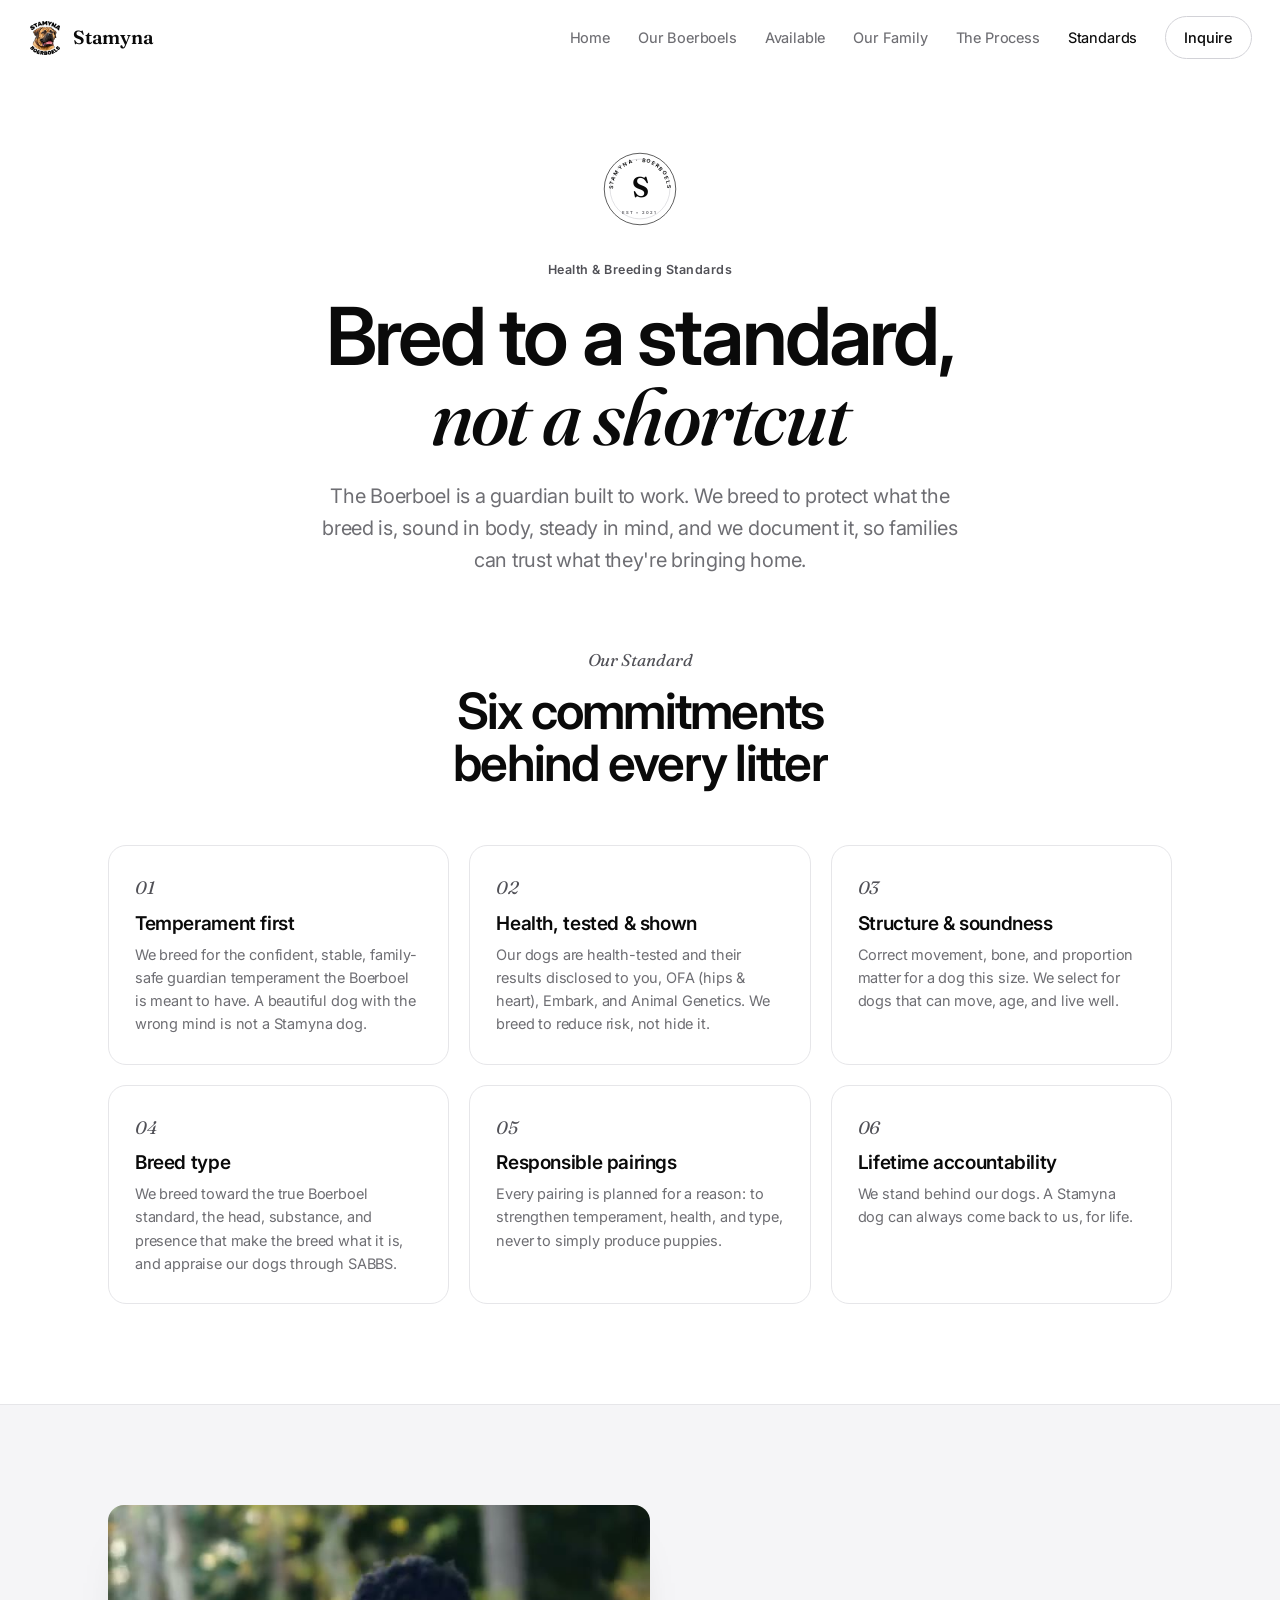
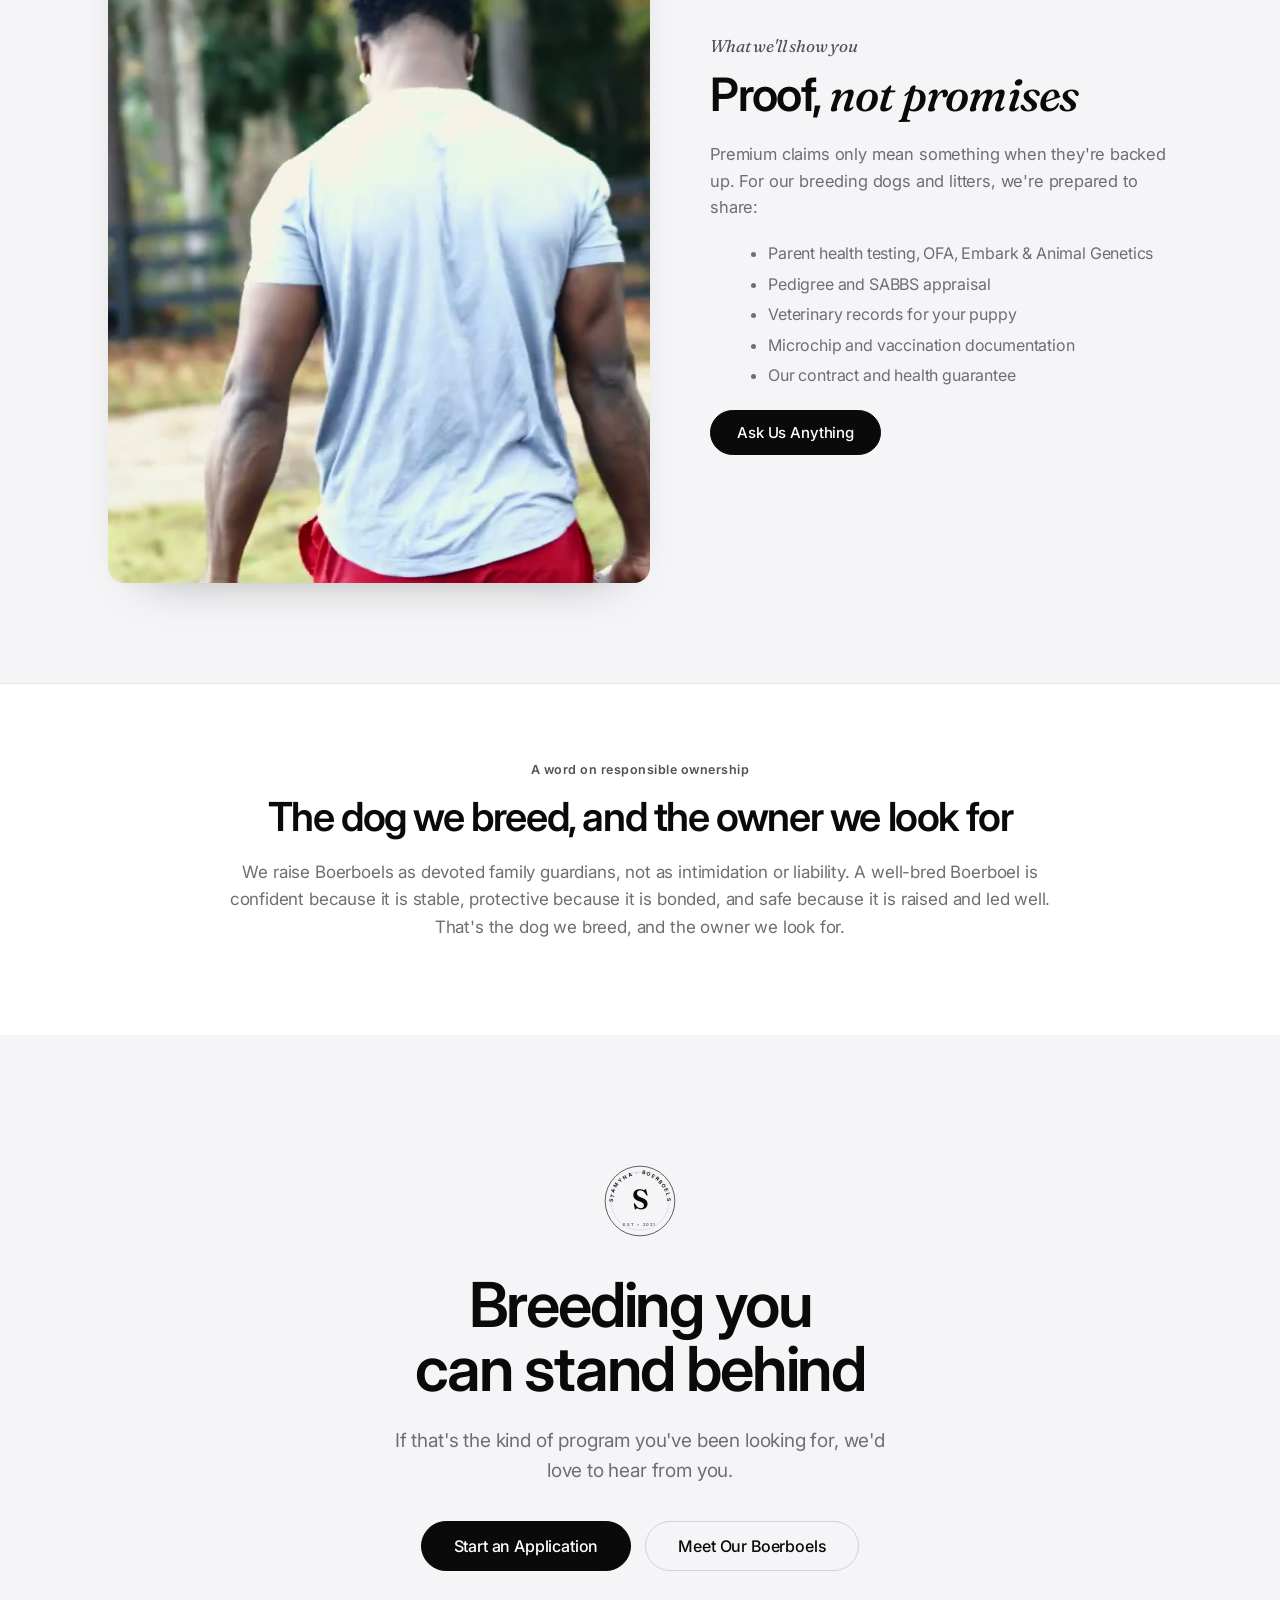
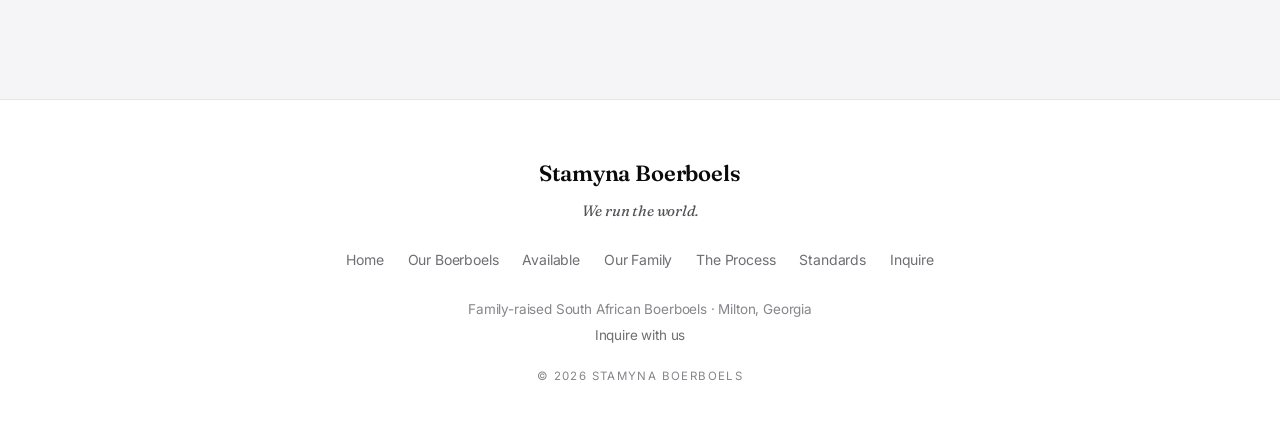
<file: standards.html>
<!doctype html>
<html lang="en">
<head>
<meta charset="utf-8">
<meta name="viewport" content="width=device-width, initial-scale=1">
<title>Health & Breeding Standards | Stamyna Boerboels</title>
<meta name="description" content="How Stamyna Boerboels breeds: temperament first, health-tested parents, structural soundness, and breed type, with documentation families can trust.">
<link rel="icon" type="image/png" href="img/logo-mark.png">
<link rel="preconnect" href="https://fonts.googleapis.com"><link rel="preconnect" href="https://fonts.gstatic.com" crossorigin>
<link href="https://fonts.googleapis.com/css2?family=Fraunces:ital,opsz,wght@0,9..144,400;0,9..144,500;0,9..144,600;1,9..144,500&family=Inter:wght@300;400;500;600;700;800&display=swap" rel="stylesheet">
<link rel="stylesheet" href="site.css?v=21">
</head>
<body>

  <!-- NAV -->
  <nav class="nav" id="nav"><div class="in">
    <a class="b" href="index.html"><img src="img/logo-mark.png" alt="Stamyna Boerboels"><span>Stamyna</span></a>
    <div class="lk">
      <a href="index.html">Home</a>
      <a href="dogs.html">Our Boerboels</a>
      <a href="puppies.html">Available</a>
      <a href="story.html">Our Family</a>
      <a href="process.html">The Process</a>
      <a href="standards.html" class="active">Standards</a>
      <a class="cta" href="contact.html">Inquire</a>
    </div>
    <button class="burg" id="burg" aria-label="Menu"><span></span><span></span><span></span></button>
  </div></nav>
  <div id="mm">
    <a href="index.html">Home</a><a href="dogs.html">Our Boerboels</a><a href="puppies.html">Available</a><a href="story.html">Our Family</a><a href="process.html">The Process</a><a href="standards.html" class="active">Standards</a><a href="contact.html">Inquire</a>
  </div>

  <!-- PAGE HERO -->
  <section class="phero"><div class="wrap">
    <svg class="seal" viewBox="0 0 120 120" aria-hidden="true">
      <defs><path id="arc" d="M18,60 A42,42 0 0 1 102,60"/></defs>
      <circle class="r1" cx="60" cy="60" r="55"/><circle class="r2" cx="60" cy="60" r="46"/>
      <text class="arc-t"><textPath href="#arc" startOffset="50%" text-anchor="middle">STAMYNA · BOERBOELS</textPath></text>
      <text class="mono" x="60" y="72" text-anchor="middle">S</text>
      <text class="est" x="60" y="99" text-anchor="middle">EST • 2021</text>
    </svg>
    <span class="eyebrow">Health &amp; Breeding Standards</span>
    <h1>Bred to a standard,<br><em>not a shortcut</em></h1>
    <p>The Boerboel is a guardian built to work. We breed to protect what the breed is, sound in body, steady in mind, and we document it, so families can trust what they're bringing home.</p>
  </div></section>

  <!-- PRINCIPLES -->
  <section class="blk" style="padding-top:64px"><div class="wrap">
    <div class="shead"><div class="num">Our Standard</div><h2>Six commitments behind every litter</h2></div>
    <div class="gitems">
      <div class="gi rev"><div class="n">01</div><h3>Temperament first</h3><p>We breed for the confident, stable, family-safe guardian temperament the Boerboel is meant to have. A beautiful dog with the wrong mind is not a Stamyna dog.</p></div>
      <div class="gi rev d1"><div class="n">02</div><h3>Health, tested &amp; shown</h3><p>Our dogs are health-tested and their results disclosed to you, OFA (hips &amp; heart), Embark, and Animal Genetics. We breed to reduce risk, not hide it.</p></div>
      <div class="gi rev d2"><div class="n">03</div><h3>Structure &amp; soundness</h3><p>Correct movement, bone, and proportion matter for a dog this size. We select for dogs that can move, age, and live well.</p></div>
      <div class="gi rev"><div class="n">04</div><h3>Breed type</h3><p>We breed toward the true Boerboel standard, the head, substance, and presence that make the breed what it is, and appraise our dogs through SABBS.</p></div>
      <div class="gi rev d1"><div class="n">05</div><h3>Responsible pairings</h3><p>Every pairing is planned for a reason: to strengthen temperament, health, and type, never to simply produce puppies.</p></div>
      <div class="gi rev d2"><div class="n">06</div><h3>Lifetime accountability</h3><p>We stand behind our dogs. A Stamyna dog can always come back to us, for life.</p></div>
    </div>
  </div></section>

  <!-- DOCUMENTATION SPLIT -->
  <section class="blk band-grey"><div class="wrap">
    <div class="split wide-img">
      <div class="portrait framed rev">
        <video autoplay muted loop playsinline preload="metadata" poster="vid/standards-care.jpg" aria-label="Allen carrying feed at the Stamyna kennels">
          <source src="vid/standards-care.mp4" type="video/mp4"></video>
      </div>
      <div class="copy">
        <div class="num">What we'll show you</div>
        <h2>Proof, <em>not promises</em></h2>
        <p>Premium claims only mean something when they're backed up. For our breeding dogs and litters, we're prepared to share:</p>
        <ul>
          <li>Parent health testing, OFA, Embark &amp; Animal Genetics</li>
          <li>Pedigree and SABBS appraisal</li>
          <li>Veterinary records for your puppy</li>
          <li>Microchip and vaccination documentation</li>
          <li>Our contract and health guarantee</li>
        </ul>
        <a class="btn dark" href="contact.html">Ask Us Anything</a>
      </div>
    </div>
  </div></section>

  <!-- RESPONSIBLE OWNERSHIP NOTE -->
  <section class="blk tight"><div class="wrap-sm" style="text-align:center">
    <div class="eyebrow" style="display:block;margin-bottom:16px">A word on responsible ownership</div>
    <h2 style="font-size:clamp(26px,3.6vw,40px)">The dog we breed, and the owner we look for</h2>
    <p style="color:var(--ink-2);font-size:17px;margin-top:22px">We raise Boerboels as devoted family guardians, not as intimidation or liability. A well-bred Boerboel is confident because it is stable, protective because it is bonded, and safe because it is raised and led well. That's the dog we breed, and the owner we look for.</p>
  </div></section>

  <!-- CTA -->
  <section class="cta2"><div class="wrap reveal">
    <svg class="seal static" viewBox="0 0 120 120" aria-hidden="true">
      <defs><path id="arc2" d="M18,60 A42,42 0 0 1 102,60"/></defs>
      <circle class="r1" cx="60" cy="60" r="55"/><circle class="r2" cx="60" cy="60" r="46"/>
      <text class="arc-t"><textPath href="#arc2" startOffset="50%" text-anchor="middle">STAMYNA · BOERBOELS</textPath></text>
      <text class="mono" x="60" y="72" text-anchor="middle">S</text>
      <text class="est" x="60" y="99" text-anchor="middle">EST • 2021</text>
    </svg>
    <h2>Breeding you can stand behind</h2>
    <p>If that's the kind of program you've been looking for, we'd love to hear from you.</p>
    <div class="btns"><a class="btn dark lg" href="contact.html">Start an Application</a><a class="btn ghost lg" href="dogs.html">Meet Our Boerboels</a></div>
  </div></section>

  <!-- FOOTER -->
  <footer class="ft">
    <div class="wm">Stamyna Boerboels</div>
    <div class="mt">We run the world.</div>
    <nav>
      <a href="index.html">Home</a><a href="dogs.html">Our Boerboels</a><a href="puppies.html">Available</a><a href="story.html">Our Family</a><a href="process.html">The Process</a><a href="standards.html">Standards</a><a href="contact.html">Inquire</a>
    </nav>
    <div class="meta">
      Family-raised South African Boerboels · Milton, Georgia<br>
      <a href="contact.html">Inquire with us</a>
    </div>
    <div class="fine">© <span id="yr"></span> Stamyna Boerboels</div>
  </footer>

  <script src="site.js?v=14"></script>
</body>
</html>
</file>
<file: site.css>
/* ============================================================
   STAMYNA BOERBOELS — unified design system
   Light · white / near-black / silver-graphite accent
   Inter (UI + headlines, tight tracking) · Fraunces (italic accents + seal)
   One stylesheet. Every page. Apple-esque restraint.
   ============================================================ */

:root{
  --ink:#0a0a0a;--ink-2:#6e6e73;--faint:#86868b;
  --paper:#ffffff;--grey:#f5f5f7;--grey-2:#fafafa;
  --line:#e6e6e9;--line-2:#d2d2d7;
  --gold-deep:#515157;             /* graphite accent (script labels, eyebrows) */
  --silver:linear-gradient(135deg,#e9eaec 0%,#c2c4c9 34%,#8a8d93 62%,#dcdee1 100%);
  --sans:'Inter',system-ui,-apple-system,"Segoe UI",sans-serif;
  --serif:'Fraunces',Georgia,'Times New Roman',serif;
  --ease:cubic-bezier(.22,.7,.2,1);
  --maxw:1120px;
}
*{box-sizing:border-box}
html{scroll-behavior:smooth;scroll-padding-top:90px;-webkit-text-size-adjust:100%}
body{margin:0;background:var(--paper);color:var(--ink);font-family:var(--sans);
  font-size:17px;line-height:1.6;-webkit-font-smoothing:antialiased;overflow-x:hidden;letter-spacing:-.01em}
img{display:block;max-width:100%}
a{color:inherit;text-decoration:none}
h1,h2,h3,h4{margin:0;font-family:var(--sans);font-weight:600;letter-spacing:-.035em;line-height:1.04;text-wrap:balance}
h1 em,h2 em,h3 em{font-family:var(--serif);font-style:italic;font-weight:500;letter-spacing:-.02em}
p{margin:0 0 18px}
.wrap{max-width:var(--maxw);margin:0 auto;padding:0 28px;position:relative;z-index:2}
.wrap-sm{max-width:900px;margin:0 auto;padding:0 28px;position:relative;z-index:2}

/* --- type helpers --- */
.eyebrow{font-size:12.5px;font-weight:600;letter-spacing:.04em;color:var(--gold-deep)}
.script{font-family:var(--serif);font-style:italic;font-weight:500;letter-spacing:-.005em}

/* --- motion --- */
.reveal,.rev{opacity:0;transform:translateY(26px);transition:opacity 1s var(--ease),transform 1s var(--ease)}
.reveal.in,.rev.in,.rev.show{opacity:1;transform:none}
.d1{transition-delay:.08s}.d2{transition-delay:.16s}.d3{transition-delay:.24s}.d4{transition-delay:.32s}
.rev.d1{transition-delay:.08s}.rev.d2{transition-delay:.16s}.rev.d3{transition-delay:.24s}.rev.d4{transition-delay:.32s}
@media(prefers-reduced-motion:reduce){.reveal,.rev{opacity:1;transform:none;transition:none}}

/* --- buttons (single pill language; legacy aliases map to it) --- */
.btn{display:inline-flex;align-items:center;justify-content:center;gap:9px;font-family:var(--sans);
  font-size:15px;font-weight:500;letter-spacing:-.01em;text-transform:none;
  padding:14px 26px;border-radius:980px;border:1.5px solid transparent;cursor:pointer;
  transition:all .3s var(--ease);line-height:1}
.btn.lg{font-size:16px;padding:16px 32px}
.btn.dark,.btn.gold,.btn.solid{background:var(--ink);color:#fff;border-color:var(--ink)}
.btn.dark:hover,.btn.gold:hover,.btn.solid:hover{background:#000;transform:translateY(-1px);box-shadow:0 16px 30px -16px rgba(0,0,0,.4)}
.btn.ghost,.btn.line,.btn.ondark{background:transparent;color:var(--ink);border-color:var(--line-2)}
.btn.ghost:hover,.btn.line:hover,.btn.ondark:hover{border-color:var(--ink);transform:translateY(-1px)}
.tlink{font-weight:500;color:var(--ink);position:relative;display:inline-block}
.tlink::after{content:"→";margin-left:7px;transition:transform .3s var(--ease);display:inline-block}
.tlink:hover::after{transform:translateX(4px)}

/* --- NAV (fixed, blur-on-scroll) — every page --- */
.nav{position:fixed;top:0;left:0;right:0;z-index:80;transition:background .4s var(--ease),border-color .4s,backdrop-filter .4s}
.nav .in{max-width:1280px;margin:0 auto;padding:16px 28px;display:flex;align-items:center;gap:24px}
.nav.scrolled{background:rgba(255,255,255,.82);backdrop-filter:saturate(180%) blur(18px);border-bottom:1px solid var(--line)}
.nav .b{display:flex;align-items:center;gap:11px}
.nav .b img{width:34px;height:34px;object-fit:contain}
.nav .b span{font-family:var(--serif);font-weight:600;font-size:19px;letter-spacing:-.01em}
.nav .lk{display:flex;gap:28px;margin-left:auto;align-items:center}
.nav .lk a{font-size:14.5px;font-weight:450;color:var(--ink-2);transition:color .25s}
.nav .lk a:hover,.nav .lk a.active{color:var(--ink)}
.nav .lk .cta{color:var(--ink);font-weight:500;border:1.5px solid var(--line-2);padding:9px 18px;border-radius:980px}
.nav .lk .cta:hover{background:var(--ink);color:#fff;border-color:var(--ink)}
.burg{display:none;margin-left:auto;background:none;border:0;cursor:pointer;padding:6px}
.burg span{display:block;width:24px;height:2px;background:var(--ink);margin:5px 0;border-radius:2px;transition:.3s}
@media(max-width:940px){.nav .lk{display:none}.burg{display:block}}
#mm{display:none;position:fixed;inset:0 0 auto 0;z-index:79;background:rgba(255,255,255,.97);backdrop-filter:blur(20px);padding:78px 28px 26px}
#mm.on{display:block}
#mm a{display:block;padding:15px 0;font-size:19px;font-weight:500;border-bottom:1px solid var(--line)}
#mm a.active{color:var(--gold-deep)}

/* --- bespoke engraved seal (draws itself in) --- */
.seal{width:92px;height:92px}
.seal .r1{stroke:var(--ink);stroke-width:1;fill:none;stroke-dasharray:345;stroke-dashoffset:345;animation:draw 1.5s var(--ease) .2s forwards}
.seal .r2{stroke:var(--line-2);stroke-width:1;fill:none;stroke-dasharray:289;stroke-dashoffset:289;animation:draw 1.5s var(--ease) .38s forwards}
.seal text,.seal .dotk{opacity:0;animation:fadein .9s ease 1.05s forwards}
.seal .arc-t{font-family:var(--sans);font-size:8px;font-weight:600;letter-spacing:2.1px;fill:var(--ink)}
.seal .mono{font-family:var(--serif);font-size:44px;font-weight:600;fill:var(--ink)}
.seal .est{font-family:var(--sans);font-size:6.3px;font-weight:600;letter-spacing:1.9px;fill:var(--gold-deep)}
.seal .dotk{fill:var(--ink)}
.seal.static .r1,.seal.static .r2{animation:none;stroke-dashoffset:0}
.seal.static text,.seal.static .dotk{opacity:1;animation:none}
@keyframes draw{to{stroke-dashoffset:0}}
@keyframes fadein{to{opacity:1}}

/* --- HERO (home) --- */
.hero{padding:148px 0 70px;text-align:center}
.hero .seal{margin:0 auto 26px}
.hero .eyebrow{display:block;margin-bottom:16px}
.hero h1{font-size:clamp(46px,8vw,104px);line-height:.98}
.hero .sub{font-size:clamp(18px,2.2vw,23px);color:var(--ink-2);max-width:620px;margin:26px auto 0;font-weight:400;letter-spacing:-.015em}
.hero .cta{margin-top:34px;display:flex;gap:14px;justify-content:center;flex-wrap:wrap}
.hero-shot{max-width:1240px;margin:66px auto 0;padding:0 20px}
.hero-shot .f{position:relative;border-radius:28px;overflow:hidden;box-shadow:0 50px 100px -50px rgba(0,0,0,.4)}
.hero-shot img{width:100%;height:auto;display:block}

/* --- page hero (interior) --- */
.phero{padding:150px 0 6px;text-align:center}
.phero .seal{margin:0 auto 24px;width:78px;height:78px}
.phero .eyebrow{display:block;margin-bottom:16px}
.phero h1{font-size:clamp(40px,6.6vw,80px);line-height:1.0}
.phero p{font-size:clamp(17px,2vw,20px);color:var(--ink-2);max-width:660px;margin:24px auto 0;letter-spacing:-.015em}

/* --- marquee motto --- */
.motto,.breedbar{border-top:1px solid var(--line);border-bottom:1px solid var(--line);background:var(--paper)}
.motto .in,.breedbar .in{max-width:var(--maxw);margin:0 auto;padding:20px 28px;display:flex;gap:20px;justify-content:center;align-items:center;flex-wrap:wrap;
  font-size:12.5px;font-weight:600;letter-spacing:.18em;text-transform:uppercase;color:var(--ink-2)}
.motto .dot,.breedbar .dot{width:4px;height:4px;border-radius:50%;background:var(--gold-deep)}

/* --- manifesto (home) --- */
.manifesto{padding:150px 0;text-align:center}
.manifesto h2{font-size:clamp(30px,5vw,62px);line-height:1.08;max-width:16ch;margin:0 auto}
.manifesto p{color:var(--ink-2);font-size:clamp(17px,2vw,20px);max-width:560px;margin:30px auto 0}

/* --- section scaffolding (interior) --- */
.blk{padding:100px 0}
.blk.tight{padding:76px 0}
.band-grey,.band-paper2{background:var(--grey);border-top:1px solid var(--line);border-bottom:1px solid var(--line)}
.shead{text-align:center;max-width:720px;margin:0 auto 56px}
.shead .num{font-family:var(--serif);font-style:italic;font-size:17px;color:var(--gold-deep);letter-spacing:-.005em}
.shead h2{font-size:clamp(30px,4.4vw,50px);margin:12px 0 0}
.shead p{color:var(--ink-2);font-size:17px;margin:20px auto 0;max-width:600px}
.shead p em{font-style:italic;color:var(--faint)}

/* --- group header (sires / dams / availability rows) --- */
.group-h{display:flex;align-items:center;gap:22px;margin:0 0 34px}
.group-h .t{font-family:var(--serif);font-style:italic;font-size:26px;white-space:nowrap;letter-spacing:-.01em}
.group-h .ln{flex:1;height:1px;background:var(--line)}
.group-h .ct{font-size:12px;font-weight:600;letter-spacing:.16em;text-transform:uppercase;color:var(--faint)}

/* --- generic card (pillars / dogs preview / parents / family / puppies) --- */
.pcol,.dgrid{display:grid;grid-template-columns:repeat(3,1fr);gap:28px}
.pc2{background:var(--paper);border-radius:22px;padding:40px 32px;border:1px solid var(--line)}
.pc2 .ic{width:44px;height:44px;margin-bottom:22px}
.pc2 .ic path,.pc2 .ic circle,.pc2 .ic line,.pc2 .ic polyline{stroke:var(--ink);stroke-width:1.6;fill:none;stroke-linecap:round;stroke-linejoin:round}
.pc2 h3{font-size:22px;letter-spacing:-.02em;margin-bottom:10px}
.pc2 p{color:var(--ink-2);font-size:15.5px;margin:0}

/* home dogs preview */
.dcard{background:var(--paper);border-radius:22px;overflow:hidden;border:1px solid var(--line);transition:transform .5s var(--ease),box-shadow .5s var(--ease)}
.dcard:hover{transform:translateY(-6px);box-shadow:0 40px 70px -44px rgba(0,0,0,.4)}
.dcard .im{aspect-ratio:4/5;overflow:hidden}
.dcard .im img{width:100%;height:100%;object-fit:cover;transition:transform .9s var(--ease)}
.dcard:hover .im img{transform:scale(1.045)}
.dcard .bd{padding:22px 24px 26px}
.dcard .bd .w{font-size:11px;font-weight:600;letter-spacing:.16em;text-transform:uppercase;color:var(--gold-deep)}
.dcard .bd h3{font-size:24px;margin:5px 0 6px}
.dcard .bd p{color:var(--ink-2);font-size:14.5px;margin:0}

/* sires & dams detail cards */
.parents{display:grid;grid-template-columns:repeat(3,1fr);gap:24px}
.parent{background:var(--paper);border:1px solid var(--line);border-radius:22px;overflow:hidden;transition:transform .5s var(--ease),box-shadow .5s var(--ease)}
.parent:hover{transform:translateY(-6px);box-shadow:0 40px 70px -44px rgba(0,0,0,.4)}
.parent .ph{aspect-ratio:4/5;overflow:hidden}
.parent .ph img{width:100%;height:100%;object-fit:cover;cursor:pointer;transition:transform .9s var(--ease)}
.parent:hover .ph img{transform:scale(1.045)}
.parent .pb{padding:24px 24px 26px}
.parent .pb .top{display:flex;align-items:center;justify-content:space-between;gap:10px}
.parent .pb h3{font-size:23px;letter-spacing:-.02em}
.parent .pb .sex{font-size:10.5px;font-weight:600;letter-spacing:.1em;text-transform:uppercase;padding:5px 12px;border-radius:980px;
  color:var(--ink-2);background:var(--grey);border:1px solid var(--line)}
.parent .pb .br{font-size:11.5px;font-weight:600;letter-spacing:.14em;text-transform:uppercase;color:var(--gold-deep);margin:10px 0 12px}
.parent .pb .at{font-size:15px;color:var(--ink-2);margin:0 0 4px}
.parent .pb .q{font-family:var(--serif);font-style:italic;font-size:16px;color:var(--ink);margin:12px 0 0;line-height:1.5}
.parent .pb .hstat{margin-top:16px;padding-top:14px;border-top:1px solid var(--line);font-size:13.5px;color:var(--ink-2);display:flex;align-items:center;gap:9px}
.parent .pb .hstat .dot{width:8px;height:8px;border-radius:50%;background:var(--gold-deep);flex:none}

/* family grid */
.famgrid{display:grid;grid-template-columns:repeat(3,1fr);gap:24px}
.fam{background:var(--paper);border:1px solid var(--line);border-radius:22px;overflow:hidden;transition:transform .5s var(--ease),box-shadow .5s var(--ease)}
.fam:hover{transform:translateY(-6px);box-shadow:0 40px 70px -44px rgba(0,0,0,.4)}
.fam .ph{aspect-ratio:4/5;overflow:hidden;background:var(--grey)}
.fam .ph img{width:100%;height:100%;object-fit:cover;object-position:center 20%;transition:transform .8s var(--ease)}
.fam:hover .ph img{transform:scale(1.045)}
.fam .fb{padding:22px 24px 26px}
.fam .fb h3{font-size:22px;letter-spacing:-.02em}
.fam .fb .role{font-size:11.5px;font-weight:600;letter-spacing:.14em;text-transform:uppercase;color:var(--gold-deep);margin:8px 0 12px}
.fam .fb p{font-size:14.5px;color:var(--ink-2);margin:0}

@media(max-width:820px){.pcol,.dgrid,.parents,.famgrid{grid-template-columns:1fr 1fr;gap:16px}}
@media(max-width:560px){.pcol,.dgrid,.parents,.famgrid{grid-template-columns:1fr}}

/* --- annotated portrait (home) --- */
.anno{padding:140px 0}
.anno .hd{text-align:center;max-width:680px;margin:0 auto 56px}
.anno .hd .eyebrow{display:block;margin-bottom:14px}
.anno .hd h2{font-size:clamp(28px,4.4vw,52px)}
.anno .hd p{color:var(--ink-2);font-size:17px;margin:20px auto 0;max-width:540px}
.anno .stage{position:relative;max-width:560px;margin:0 auto;border-radius:22px;overflow:hidden;box-shadow:0 44px 90px -50px rgba(0,0,0,.45)}
.anno .stage img{width:100%;height:auto;display:block}
.note{position:absolute;display:flex;align-items:center;gap:12px;opacity:0;transition:opacity .8s var(--ease)}
.anno.in .note{opacity:1}
.anno.in .note.n1{transition-delay:.2s}.anno.in .note.n2{transition-delay:.4s}.anno.in .note.n3{transition-delay:.6s}.anno.in .note.n4{transition-delay:.8s}.anno.in .note.n5{transition-delay:1s}
.note .dot{width:9px;height:9px;border-radius:50%;background:#fff;box-shadow:0 0 0 1.5px rgba(255,255,255,.55),0 0 0 7px rgba(255,255,255,.12)}
.note .ln{height:1px;background:rgba(255,255,255,.78)}
.note .lb{color:#fff;text-shadow:0 1px 4px rgba(0,0,0,.7),0 2px 14px rgba(0,0,0,.45)}
.note .lb b{display:block;font-family:var(--serif);font-size:18px;font-weight:500;letter-spacing:-.01em}
.note .lb small{font-size:11px;letter-spacing:.14em;text-transform:uppercase;color:rgba(255,255,255,.85)}
.note.right{flex-direction:row-reverse;text-align:right}
.note .ln{width:48px}
@media(max-width:620px){.note .lb b{font-size:13.5px}.note .lb small{display:none}.note .ln{width:22px!important}}

/* --- generic section blocks (home) --- */
.pillars,.dogs{background:var(--grey);padding:118px 0}
.pillars .hd,.dogs .hd{text-align:center;max-width:640px;margin:0 auto 64px}
.pillars .hd .eyebrow,.dogs .hd .eyebrow{display:block;margin-bottom:14px}
.pillars .hd h2,.dogs .hd h2{font-size:clamp(28px,4.2vw,48px)}

/* --- editorial split --- */
.split{display:grid;grid-template-columns:1fr 1fr;gap:60px;align-items:center}
.split.wide-img{grid-template-columns:1.08fr .92fr}
.split .copy .num{font-family:var(--serif);font-style:italic;font-size:17px;color:var(--gold-deep)}
.split .copy h2{font-size:clamp(28px,3.8vw,46px);margin:12px 0 22px}
.split .copy p{color:var(--ink-2);font-size:16.5px}
.split .copy p.lead{font-family:var(--serif);font-size:21px;line-height:1.5;color:var(--ink);font-style:italic}
.split .copy ul{margin:0 0 20px 18px;color:var(--ink-2);font-size:16px;line-height:1.9}
.split .portrait img,.split .portrait video{display:block;width:100%;aspect-ratio:4/5;object-fit:cover}
.sig{font-family:var(--serif);font-style:italic;font-size:24px;color:var(--ink);margin-top:18px}
.sig small{display:block;font-family:var(--sans);font-style:normal;font-size:11px;font-weight:600;letter-spacing:.2em;text-transform:uppercase;color:var(--faint);margin-top:9px}
@media(max-width:860px){.split,.split.wide-img{grid-template-columns:1fr;gap:38px}.split .portrait{order:-1}}

/* --- editorial band (full-bleed caption) --- */
.band{padding:40px 0 140px}
.band .f{position:relative;max-width:1240px;margin:0 auto;border-radius:30px;overflow:hidden;box-shadow:0 50px 100px -56px rgba(0,0,0,.42)}
.band img,.band video{display:block;width:100%;height:clamp(420px,70vh,640px);object-fit:cover;object-position:center 40%}
.band .cap{position:absolute;left:0;bottom:0;right:0;padding:56px 54px;color:#fff;background:linear-gradient(0deg,rgba(0,0,0,.6),rgba(0,0,0,0))}
.band .cap .eyebrow{color:rgba(255,255,255,.82);display:block;margin-bottom:10px}
.band .cap h2{font-size:clamp(26px,3.6vw,44px);max-width:16ch}
.band .cap p{color:rgba(255,255,255,.88);max-width:46ch;margin:16px 0 0;font-size:16.5px}
@media(max-width:620px){.band .cap{padding:30px 26px}}

/* --- breeding statement banner --- */
.breedban{position:relative;background:var(--ink);color:#fff;overflow:hidden}
.breedban .bb-rule{position:absolute;left:50%;top:0;transform:translateX(-50%);width:min(1120px,88%);height:1px;background:var(--silver);opacity:.5}
.breedban .wrap{position:relative;z-index:2;text-align:center;padding:clamp(76px,11vw,132px) 0}
.breedban .eyebrow{color:rgba(255,255,255,.6)}
.breedban h2{font-family:var(--serif);font-weight:500;letter-spacing:-.025em;font-size:clamp(30px,5vw,56px);line-height:1.05;margin:14px auto 0;max-width:22ch}
.breedban h2 em{font-style:italic;background:var(--silver);-webkit-background-clip:text;background-clip:text;-webkit-text-fill-color:transparent;color:transparent}
.breedban p{color:rgba(255,255,255,.72);max-width:58ch;margin:22px auto 0;font-size:clamp(15px,1.5vw,17px);line-height:1.68}
.breedban .creds{display:flex;flex-wrap:wrap;justify-content:center;align-items:center;margin:40px auto 0}
.breedban .creds span{font-size:11.5px;font-weight:600;letter-spacing:.14em;text-transform:uppercase;color:rgba(255,255,255,.82);padding:4px clamp(14px,2.6vw,30px);position:relative}
.breedban .creds span:not(:last-child)::after{content:"";position:absolute;right:0;top:50%;transform:translateY(-50%);width:1px;height:12px;background:linear-gradient(180deg,transparent,rgba(255,255,255,.42),transparent)}
@media(max-width:620px){.breedban .creds span:not(:last-child)::after{display:none}}

/* --- application form: section headers + agreement --- */
.formwrap .fsec{font-family:var(--serif);font-style:italic;font-size:19px;color:var(--gold-deep);margin:34px 0 16px;padding-bottom:11px;border-bottom:1px solid var(--line)}
.formwrap .fsec:first-of-type{margin-top:2px}
.formwrap .fcheck{display:flex;gap:11px;align-items:flex-start;margin:4px 0 24px;font-size:13.5px;color:var(--ink-2);line-height:1.5;cursor:pointer}
.formwrap .fcheck input{margin-top:2px;width:16px;height:16px;flex:none;accent-color:var(--ink)}

/* --- steps (process) --- */
.steps{display:grid;grid-template-columns:repeat(4,1fr);gap:28px}
.step{text-align:center;padding:0 8px}
.step .n{font-family:var(--serif);font-style:italic;font-size:42px;color:var(--gold-deep);line-height:1}
.step h3{font-size:20px;margin:14px 0 9px;letter-spacing:-.02em}
.step p{font-size:15px;color:var(--ink-2);margin:0}
@media(max-width:820px){.steps{grid-template-columns:1fr 1fr;gap:34px 24px}}
@media(max-width:480px){.steps{grid-template-columns:1fr}}

/* --- small item cards (standards / what's included / planned) --- */
.gitems{display:grid;grid-template-columns:repeat(3,1fr);gap:20px;margin-top:10px}
.gi{background:var(--paper);border:1px solid var(--line);border-radius:18px;padding:28px 26px}
.gi .n{font-family:var(--serif);font-style:italic;font-size:18px;color:var(--gold-deep)}
.gi h3{font-size:19px;margin:11px 0 9px;letter-spacing:-.02em}
.gi p{font-size:14.5px;color:var(--ink-2);margin:0}
@media(max-width:820px){.gitems{grid-template-columns:1fr 1fr}}
@media(max-width:540px){.gitems{grid-template-columns:1fr}}

/* --- FAQ --- */
.faq{max-width:820px;margin:0 auto}
.faq details{border-bottom:1px solid var(--line)}
.faq summary{list-style:none;cursor:pointer;padding:24px 44px 24px 2px;position:relative;font-size:20px;font-weight:500;letter-spacing:-.02em;color:var(--ink)}
.faq summary::-webkit-details-marker{display:none}
.faq summary::after{content:"+";position:absolute;right:6px;top:21px;font-weight:300;font-size:26px;color:var(--gold-deep);transition:transform .3s}
.faq details[open] summary::after{transform:rotate(45deg)}
.faq details p{padding:0 44px 26px 2px;margin:0;font-size:16px;color:var(--ink-2)}

/* --- testimonials --- */
.quotes{display:grid;grid-template-columns:repeat(3,1fr);gap:24px}
.quote{background:var(--paper);border:1px solid var(--line);border-radius:22px;padding:34px 30px}
.quote .mk{font-family:var(--serif);font-size:54px;color:var(--line-2);line-height:.6}
.quote p{font-family:var(--serif);font-style:italic;font-size:18px;line-height:1.55;color:var(--ink);margin:10px 0 18px}
.quote .by{font-size:12.5px;font-weight:600;letter-spacing:.1em;text-transform:uppercase;color:var(--gold-deep)}
@media(max-width:820px){.quotes{grid-template-columns:1fr}}

/* --- puppy availability cards --- */
.plist{display:grid;grid-template-columns:repeat(3,1fr);gap:24px}
.pc{background:var(--paper);border:1px solid var(--line);border-radius:22px;overflow:hidden;display:flex;flex-direction:column;transition:transform .45s var(--ease),box-shadow .45s var(--ease)}
.pc:hover{transform:translateY(-6px);box-shadow:0 40px 70px -44px rgba(0,0,0,.4)}
.pc .img{position:relative;aspect-ratio:1/1;overflow:hidden;background:var(--grey)}
.pc .img img{width:100%;height:100%;object-fit:cover;transition:transform .8s var(--ease)}
.pc:hover .img img{transform:scale(1.05)}
.pc .badge{position:absolute;top:14px;left:14px;background:var(--ink);color:#fff;font-size:10px;font-weight:600;letter-spacing:.12em;text-transform:uppercase;padding:6px 13px;border-radius:980px}
.pc .badge.soon{background:var(--paper);color:var(--ink-2);border:1px solid var(--line-2)}
.pc .bd{padding:22px 22px 24px;display:flex;flex-direction:column;flex:1}
.pc .brd{font-size:11px;font-weight:600;letter-spacing:.14em;text-transform:uppercase;color:var(--gold-deep)}
.pc h3{font-size:24px;margin:5px 0 0;letter-spacing:-.02em}
.pc .meta{display:grid;grid-template-columns:1fr 1fr;gap:10px 14px;margin:16px 0}
.pc .meta .m small{display:block;font-size:10px;letter-spacing:.12em;text-transform:uppercase;color:var(--faint);margin-bottom:3px}
.pc .meta .m b{font-weight:500;font-size:16px}
.pc .meta .m b.price{color:var(--ink)}
.pc .blurb{font-size:14px;color:var(--ink-2);margin:0 0 20px;flex:1}
.pc .acts{display:flex;flex-direction:column;gap:9px}
.pc .acts .btn{width:100%;padding:12px 20px;font-size:14px}
@media(max-width:900px){.plist{grid-template-columns:1fr 1fr}}
@media(max-width:600px){.plist{grid-template-columns:1fr}}

/* --- gallery (life / yard) --- */
.lifegrid{display:grid;grid-template-columns:repeat(4,1fr);gap:16px}
.lifegrid figure{margin:0}
.framed{border-radius:16px;overflow:hidden;box-shadow:0 24px 50px -36px rgba(0,0,0,.4)}
.framed img,.framed video{width:100%;display:block}
.lifegrid .framed img,.lifegrid .framed video{aspect-ratio:1/1;object-fit:cover;cursor:pointer;transition:transform .8s var(--ease)}
.lifegrid .framed:hover img,.lifegrid .framed:hover video{transform:scale(1.05)}
@media(max-width:860px){.lifegrid{grid-template-columns:repeat(2,1fr);gap:12px}}

/* --- trust strip --- */
.trust{display:grid;grid-template-columns:repeat(4,1fr);border:1px solid var(--line);border-radius:18px;overflow:hidden}
.trust .t{padding:34px 24px;text-align:center}
.trust .t:not(:last-child){border-right:1px solid var(--line)}
.trust .t .k{font-family:var(--serif);font-size:34px;color:var(--ink);line-height:1}
.trust .t .v{font-size:13.5px;font-weight:500;letter-spacing:.02em;color:var(--ink-2);margin-top:10px}
@media(max-width:820px){.trust{grid-template-columns:1fr 1fr}.trust .t:nth-child(2){border-right:0}.trust .t:nth-child(1),.trust .t:nth-child(2){border-bottom:1px solid var(--line)}}

/* --- CTA block --- */
.cta2{background:var(--grey);padding:128px 0;text-align:center}
.cta2 .seal{margin:0 auto 26px;width:76px;height:76px}
.cta2 h2{font-size:clamp(32px,5vw,62px);max-width:14ch;margin:0 auto}
.cta2 p{color:var(--ink-2);font-size:19px;max-width:520px;margin:24px auto 34px}
.cta2 .btns{display:flex;gap:14px;justify-content:center;flex-wrap:wrap}

/* --- family / fam (home) --- */
.fam-home{padding:30px 0 130px}
.fam-home .hd{text-align:center;max-width:640px;margin:0 auto 56px}
.fam-home .hd .eyebrow{display:block;margin-bottom:14px}
.fam-home .hd h2{font-size:clamp(28px,4.2vw,50px)}
.fgrid{display:grid;grid-template-columns:repeat(3,1fr);gap:20px}
.fcard figure{margin:0;border-radius:18px;overflow:hidden;aspect-ratio:3/4}
.fcard img{width:100%;height:100%;object-fit:cover;object-position:center 18%;transition:transform .8s var(--ease)}
.fcard:hover img{transform:scale(1.04)}
.fcard .nm{font-size:17px;font-weight:600;margin-top:14px;letter-spacing:-.01em}
.fcard .ro{font-size:12px;letter-spacing:.1em;text-transform:uppercase;color:var(--gold-deep);margin-top:3px}
@media(max-width:820px){.fgrid{grid-template-columns:1fr 1fr}}

/* --- application form --- */
.formwrap{max-width:720px;margin:0 auto;background:var(--paper);border:1px solid var(--line);border-radius:24px;box-shadow:0 40px 80px -56px rgba(0,0,0,.35);padding:44px 44px 40px}
.formrow{display:grid;grid-template-columns:1fr 1fr;gap:20px}
.field{margin-bottom:20px}
.field label{display:block;font-size:12.5px;font-weight:600;letter-spacing:.06em;color:var(--ink-2);margin-bottom:9px}
.field input,.field select,.field textarea{width:100%;font-family:var(--sans);font-size:16px;color:var(--ink);letter-spacing:-.01em;
  background:var(--grey);border:1.5px solid var(--line);border-radius:12px;padding:14px 16px;transition:border-color .25s,background .25s}
.field textarea{min-height:130px;resize:vertical}
.field input:focus,.field select:focus,.field textarea:focus{outline:none;border-color:var(--ink);background:var(--paper)}
.hp{position:absolute;left:-9999px;opacity:0}
.formnote{font-size:13px;color:var(--faint);margin-top:8px}
.formnote em{color:var(--ink-2)}
.formmsg{display:none;text-align:center;padding:50px 20px}
.formmsg.on{display:block}
.formmsg .ic{font-family:var(--serif);font-size:42px;color:var(--gold-deep)}
.formmsg h3{font-size:28px;margin:12px 0 10px;letter-spacing:-.03em}
.formmsg p{font-size:16px;color:var(--ink-2)}
@media(max-width:620px){.formrow{grid-template-columns:1fr}.formwrap{padding:32px 24px}}

/* --- contact cards --- */
.cgrid{display:grid;grid-template-columns:repeat(3,1fr);border:1px solid var(--line);border-radius:18px;overflow:hidden}
.cgrid .cc{padding:38px 28px;text-align:center}
.cgrid .cc:not(:last-child){border-right:1px solid var(--line)}
.cgrid .cc .l{font-size:11.5px;font-weight:600;letter-spacing:.16em;text-transform:uppercase;color:var(--gold-deep)}
.cgrid .cc .v{font-size:19px;margin-top:12px;word-break:break-word}
.cgrid .cc .v a:hover{color:var(--gold-deep)}
@media(max-width:760px){.cgrid{grid-template-columns:1fr}.cgrid .cc:not(:last-child){border-right:0;border-bottom:1px solid var(--line)}}
.social{display:flex;justify-content:center;gap:30px;margin-top:40px}
.social a{font-size:12.5px;font-weight:600;letter-spacing:.14em;text-transform:uppercase;color:var(--ink-2);position:relative;padding-bottom:5px}
.social a::after{content:"";position:absolute;left:0;bottom:0;width:100%;height:1.5px;background:var(--ink);transform:scaleX(0);transform-origin:left;transition:transform .3s var(--ease)}
.social a:hover{color:var(--ink)}.social a:hover::after{transform:scaleX(1)}

/* --- a quiet "fill me" chip for unset facts --- */
.ph-chip{display:inline;color:var(--faint)}
.note-ph{text-align:center;color:var(--faint);font-size:14px;margin-top:28px}
.note-ph em{color:var(--ink-2)}

/* --- lightbox --- */
#lb{position:fixed;inset:0;background:rgba(10,10,12,.94);z-index:120;display:none;align-items:center;justify-content:center;padding:34px;cursor:zoom-out}
#lb.on{display:flex}
#lb img{max-width:90vw;max-height:86vh;border-radius:12px;box-shadow:0 40px 100px rgba(0,0,0,.6)}
#lb .x{position:absolute;top:22px;right:30px;color:#fff;font-family:var(--serif);font-size:42px;line-height:1;cursor:pointer}

/* --- footer --- */
footer.ft{background:var(--paper);border-top:1px solid var(--line);padding:56px 28px 44px;text-align:center}
footer.ft .wm{font-family:var(--serif);font-size:22px;font-weight:600;color:var(--ink)}
footer.ft .mt{font-family:var(--serif);font-style:italic;color:var(--gold-deep);font-size:15px;margin-top:8px}
footer.ft nav{display:flex;justify-content:center;gap:24px;flex-wrap:wrap;margin:26px 0;font-size:14px}
footer.ft nav a{color:var(--ink-2)}footer.ft nav a:hover{color:var(--ink)}
footer.ft .meta{font-size:13.5px;color:var(--faint);line-height:1.9}
footer.ft .meta a{color:var(--ink-2)}footer.ft .meta a:hover{color:var(--ink)}
footer.ft .fine{font-size:11.5px;letter-spacing:.12em;text-transform:uppercase;color:var(--faint);margin-top:18px}

/* ===== Available page: featured pairing + vertical clips ===== */
.feature-top .trio{display:grid;grid-template-columns:230px minmax(0,1fr) 230px;gap:20px;align-items:center}
.feature-top .pairing{margin:0;border-radius:16px;overflow:hidden;border:1px solid rgba(0,0,0,.08);box-shadow:0 22px 55px -28px rgba(0,0,0,.4);background:#f4f2ef}
.feature-top .pairing img{display:block;width:100%;height:auto}
.feature-top .clip{width:230px;aspect-ratio:9/16;border-radius:16px;overflow:hidden;background:#0b0906;box-shadow:0 18px 44px -26px rgba(0,0,0,.45)}
.feature-top .clip video{width:100%;height:100%;object-fit:cover;display:block}
.feature-top .feature-cta{text-align:center;margin-top:26px}
.feature-top .litterbar{display:grid;grid-template-columns:repeat(4,1fr);gap:14px;margin-top:18px}
.feature-top .litterbar .lb-item{margin:0;aspect-ratio:1/1;border-radius:14px;overflow:hidden;background:#0b0906;box-shadow:0 14px 36px -24px rgba(0,0,0,.4);cursor:pointer}
.feature-top .litterbar .lb-item img{width:100%;height:100%;object-fit:cover;display:block;transition:transform .5s}
.feature-top .litterbar .lb-item:hover img{transform:scale(1.05)}
@media(max-width:900px){.feature-top .trio{grid-template-columns:1fr 1fr;gap:14px}.feature-top .pairing{grid-column:1 / -1}.feature-top .clip{width:100%}}
@media(max-width:640px){.feature-top .litterbar{grid-template-columns:1fr 1fr;gap:10px}}

/* ===== Our Family: life clips ===== */
.lifeclips{display:grid;grid-template-columns:repeat(2,minmax(0,300px));gap:18px;justify-content:center;margin-top:16px}
.lifeclips .clip{aspect-ratio:9/16;border-radius:16px;overflow:hidden;background:#0b0906;box-shadow:0 18px 44px -26px rgba(0,0,0,.45)}
.lifeclips .clip video{width:100%;height:100%;object-fit:cover;display:block}
@media(max-width:640px){.lifeclips{grid-template-columns:1fr 1fr;gap:10px}}

.hero-shot video{width:100%;height:auto;display:block}

/* ── Mobile headline sizing: keep headlines to 2–3 well-spaced lines (no run-on stacking) ── */
@media(max-width:600px){
  .hero h1{font-size:clamp(27px,7.4vw,30px);line-height:1.08}
  .phero h1{font-size:clamp(26px,7vw,29px);line-height:1.1}
  .manifesto h2,.anno .hd h2,.shead h2,.pillars .hd h2,.dogs .hd h2,.fam-home .hd h2,.split .copy h2,.band .cap h2,.cta2 h2,.breedban h2{font-size:clamp(24px,5.6vw,28px);line-height:1.14}
}
</file>
